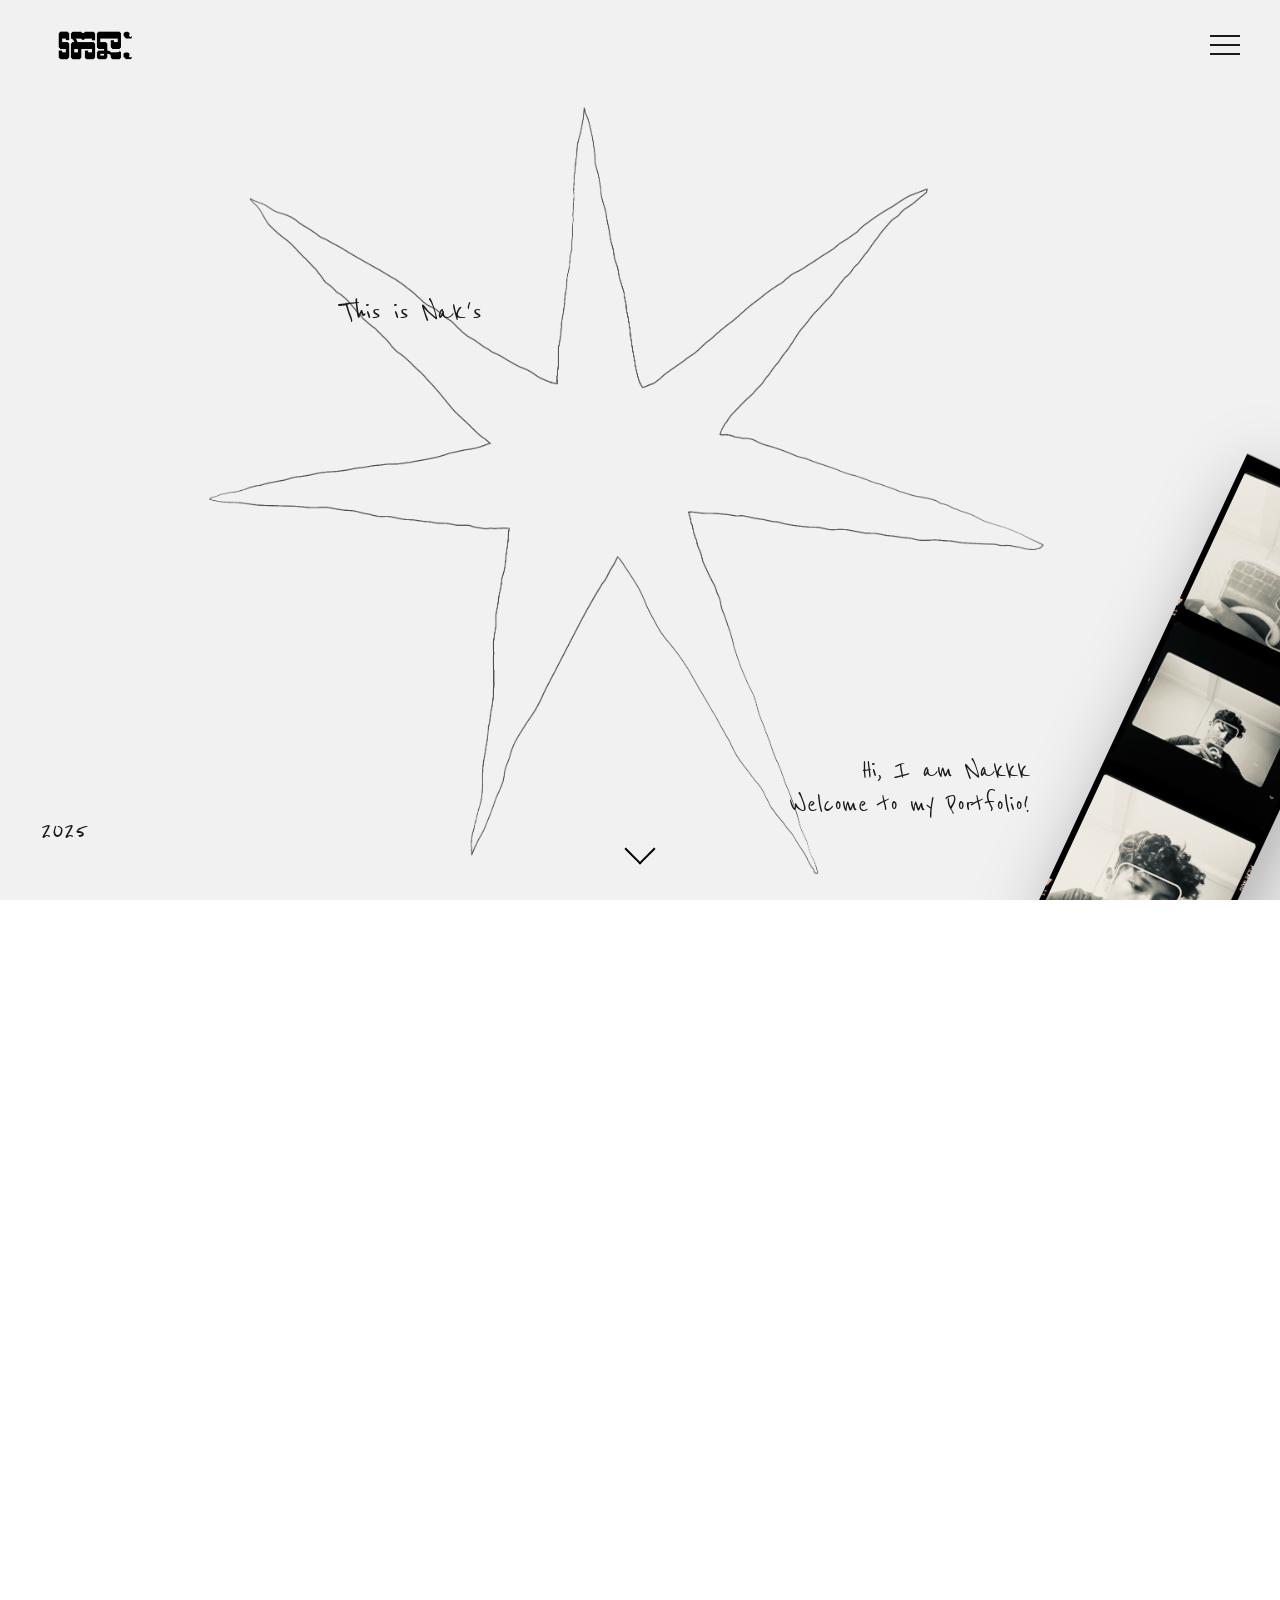
<file: gabriel - Copy - Copy/index.html>
<!DOCTYPE html>
<html lang="en">
<head>
    <meta charset="UTF-8">
    <meta name="viewport" content="width=device-width, initial-scale=1.0">
    <title>Nak's Portfolio</title>
    <link rel="icon" type="image/jpeg" href="photo_2026-05-25_22-16-41.jpg">

<script>
    const favicon = document.getElementById('favicon');
    const darkModeMediaQuery = window.matchMedia('(prefers-color-scheme: dark)');

    function handleColorSchemeChange(e) {
        if (e.matches) {
            favicon.href = 'image/IMG_7986.PNG'; // Use white icon in dark mode
        } else {
            favicon.href = 'image/IMG_7985.PNG'; // Use black icon in light mode
        }
    }

    // Run on page load
    handleColorSchemeChange(darkModeMediaQuery);

    // Watch for theme changes while the page is open
    darkModeMediaQuery.addEventListener('change', handleColorSchemeChange);
</script>
    <link rel="stylesheet" href="style.css">
    <link href="https://fonts.googleapis.com/css2?family=Reenie+Beanie&display=swap" rel="stylesheet">
</head>
<body class="work-bg">
<header id="site-header" class="site-header">
    <div class="logo-left">
        <img src="logo/IMG_9260.PNG" alt="Logo">
    </div>

    <nav class="menu-container">
        <input type="checkbox" id="menu-toggle">
        <label for="menu-toggle" class="hamburger">
            <span class="line"></span>
            <span class="line"></span>
            <span class="line"></span>
        </label>
        <div class="menu-overlay">
            <div class="blur-backdrop"></div> 
            <ul class="menu-links">
                <li><a href="work.html">Selected Works</a></li>
                <li><a href="aboutme.html">About Me</a></li>
                <li><a href="milestones.html">Milestones</a></li>
                <li><a href="mailto:bosambathrattanak@gmail.com">Contact</a></li>
            </ul>
        </div>
    </nav>
</header>    
<main class="canvas">
        <img src="image/IMG_7938.PNG" class="star-bg" alt="Star Background">

        <div class="header-group">
            <p class="handwriting intro">Hi, I am Nakkk<br>Welcome to my Portfolio!</p>
<div class="stamp">
    <img src="image/IMG_7949.PNG" alt="Photobooth Strip">
</div>
        </div>

        <div class="branding">
            <div class="portfolio-container">
                <img src="image/IMG_7929.PNG" class="p-variant v1">
                <img src="image/IMG_7930.PNG" class="p-variant v2">
                <img src="image/IMG_7931.PNG" class="p-variant v3">
                <img src="image/IMG_7932.PNG" class="p-variant v4">
                <img src="image/IMG_7928.PNG" class="p-variant v-main">
            </div>
            <p class="handwriting subtitle">This is Nak's</p>
        </div>

        <div class="footer-info">
            <p class="handwriting">2025</p>
        </div>
        <div class="scroll-hint">
        <span class="arrowhead"></span>
    </div>
    </main>

<section class="polaroid-container" style="background-color: #ffffff; padding: 60px 0; overflow: visible;">
    <div class="gallery-header" style="text-align: center; margin-bottom: 40px;">
        <h2 class="handwriting" style="font-size: 3.5rem; color: #1a1a1a;">Selected Works</h2>
    </div>

    <div class="polaroid-section">
        
        <div class="polaroid-card card1">
            <img src="logo/photo_2026-05-24_22-44-55 (6).jpg" alt="Project 1">
            <p>01. First f logo</p>
        </div>

        <div class="polaroid-card card2">
            <img src="logo/photo_2026-05-24_22-44-56 (2).jpg" alt="Project 2">
            <p>02. Second alt f logo</p>
        </div>

        <div class="polaroid-card card3">
            <img src="logo/IMG_5084.JPG" alt="Project 3">
            <p>03. club logo</p>
        </div>

        <div class="polaroid-card card1">
            <img src="image/photo_2026-05-24_22-35-10.jpg" alt="Project 4">
            <p>04. Edit my own self</p>
        </div>

    </div>
</section>

<footer class="rhode-footer">
    <div class="rf-top">

        <div class="rf-right">
            <div class="rf-col">
                <h4>NAVIGATE</h4>
                <a href="index.html">Home</a>
                <a href="work.html">Works</a>
                <a href="aboutme.html">About Me</a>
                <a href="milestones.html">Milestones</a>
            </div>
            
            <div class="rf-col">
                <h4>SOCIAL</h4>
                <a href="https://www.instagram.com/ratnnak?igsh=cmZlNnhpODU5MjZ2&utm_source=qr" target="_blank">Instagram</a>
                <a href="https://www.facebook.com/share/14Sbouc1Qez/?mibextid=wwXIfr" target="_blank">Facebook</a>
                <a href="https://www.linkedin.com/in/bo-sambath-rattanak-212337368" target="_blank">LinkedIn</a>
                <a href="https://music.apple.com/profile/bosambathrattanak" target="_blank">Apple Music</a>
            </div>
            
            <div class="rf-col">
                <h4>SUPPORT</h4>
                <p>Based in Phnom Penh,<br>Cambodia.</p>
                <p>Grade 12F (NGS)</p>
                <a href="mailto:bosambathrattanak@gmail.com" style="margin-top: 15px; display: block;">Drop me a note anytime.</a>
                <p class="rf-copyright">© Nak 2026</p>
            </div>
        </div>

    </div>
</footer>
<script src="script.js"></script>

</body>
</html>
</file>
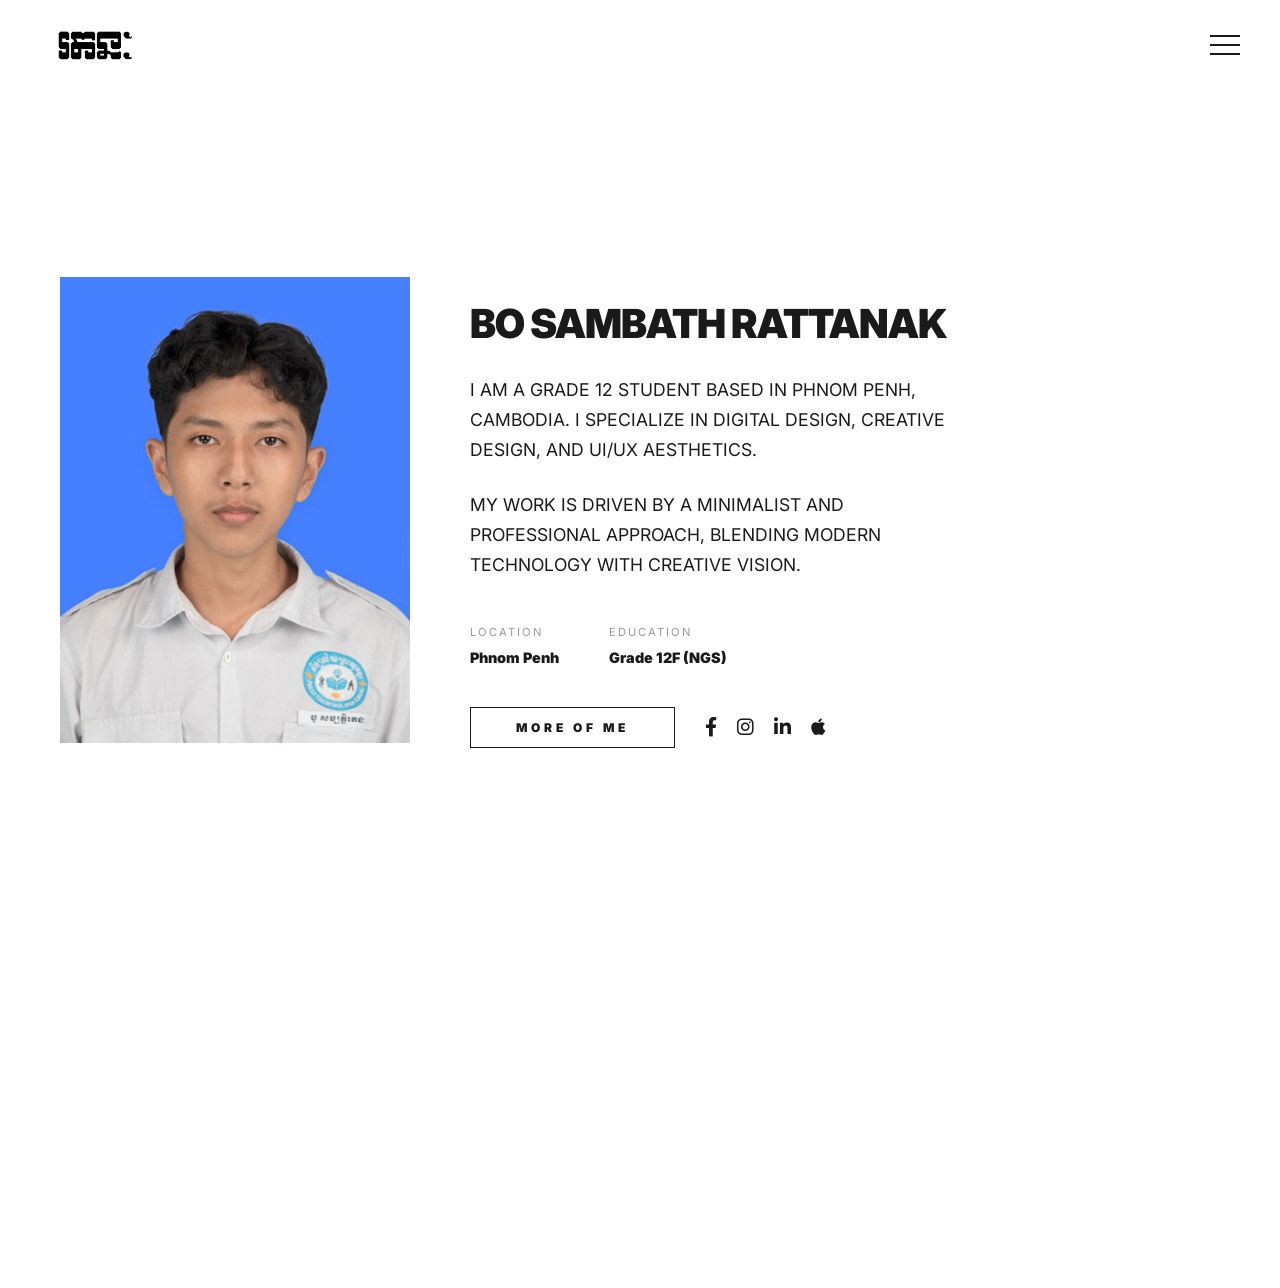
<file: gabriel - Copy - Copy/aboutme.html>
<!DOCTYPE html>
<html lang="en">
<head>
    <meta charset="UTF-8">
    <meta name="viewport" content="width=device-width, initial-scale=1.0">
    <title>Get To Know Me | Nak</title>
    <link rel="stylesheet" href="https://cdnjs.cloudflare.com/ajax/libs/font-awesome/6.0.0/css/all.min.css">
    <link rel="stylesheet" href="style.css">
    <link href="https://fonts.googleapis.com/css2?family=Inter:wght@400;900&display=swap" rel="stylesheet">
</head>
<body class="work-bg">
<header id="site-header" class="site-header">
<div class="logo-center">
    <img src="logo/IMG_9260.PNG" alt="Logo">
</div>

<nav class="menu-container">
    <input type="checkbox" id="menu-toggle">
    <label for="menu-toggle" class="hamburger">
        <span class="line"></span>
        <span class="line"></span>
        <span class="line"></span>
    </label>
    <div class="menu-overlay">
        <div class="blur-backdrop"></div> 
        <ul class="menu-links">
            <li><a href="index.html">Home</a></li>
            <li><a href="work.html">Selected Works</a></li>
            <li><a href="milestones.html">Milestones</a></li>
            <li><a href="mailto:bosambathrattanak@gmail.com">Contact</a></li>
        </ul>
    </div>
</nav>
</header>

<main class="about-section">
    <div class="about-container">
        <div class="about-image">
            <img src="image/IMG_9109.JPG" alt="Nak">
        </div>

        <div class="about-content">
            <h1 class="about-title">BO SAMBATH RATTANAK</h1>
            <div class="about-text-block">
                <p>I am a Grade 12 student based in Phnom Penh, Cambodia. I specialize in digital design, creative design, and UI/UX aesthetics.</p>
                <p>My work is driven by a minimalist and professional approach, blending modern technology with creative vision.</p>
            </div>
            
            <div class="info-footer">
                <div class="info-item">
                    <span class="label">LOCATION</span>
                    <span class="value">Phnom Penh</span>
                </div>
                <div class="info-item">
                    <span class="label">EDUCATION</span>
                    <span class="value">Grade 12F (NGS)</span>
                </div>
            </div> <div class="action-group">
                <a href="interests.html" class="btn-view-more">MORE OF ME</a>
                <div class="social-links">
                    <a href="https://www.facebook.com/share/14Sbouc1Qez/?mibextid=wwXIfr" target="_blank"><i class="fab fa-facebook-f"></i></a>
                    <a href="https://www.instagram.com/ratnnak?igsh=cmZlNnhpODU5MjZ2&utm_source=qr" target="_blank"><i class="fab fa-instagram"></i></a>
                    <a href="https://www.linkedin.com/in/bo-sambath-rattanak-212337368?utm_source=share&utm_campaign=share_via&utm_content=profile&utm_medium=ios_app" target="_blank"><i class="fab fa-linkedin-in"></i></a>
                    <a href="https://music.apple.com/profile/bosambathrattanak" target="_blank"><i class="fab fa-apple"></i></a>
                </div>
            </div>
        </div>
    </div>
</main>
</body>
<footer class="rhode-footer">
    <div class="rf-top">

        <div class="rf-right">
            <div class="rf-col">
                <h4>NAVIGATE</h4>
                <a href="index.html">Home</a>
                <a href="work.html">Works</a>
                <a href="aboutme.html">About Me</a>
                <a href="milestones.html">Milestones</a>
            </div>
            
            <div class="rf-col">
                <h4>SOCIAL</h4>
                <a href="https://www.instagram.com/ratnnak?igsh=cmZlNnhpODU5MjZ2&utm_source=qr" target="_blank">Instagram</a>
                <a href="https://www.facebook.com/share/14Sbouc1Qez/?mibextid=wwXIfr" target="_blank">Facebook</a>
                <a href="https://www.linkedin.com/in/bo-sambath-rattanak-212337368" target="_blank">LinkedIn</a>
                <a href="https://music.apple.com/profile/bosambathrattanak" target="_blank">Apple Music</a>
            </div>
            
            <div class="rf-col">
                <h4>SUPPORT</h4>
                <p>Based in Phnom Penh,<br>Cambodia.</p>
                <p>Grade 12F (NGS)</p>
                <a href="mailto:bosambathrattanak@gmail.com" style="margin-top: 15px; display: block;">Drop me a note anytime.</a>
                <p class="rf-copyright">© Nak 2026</p>
            </div>
        </div>

    </div>
</footer>
<script src="script.js"></script>
</html>
</file>
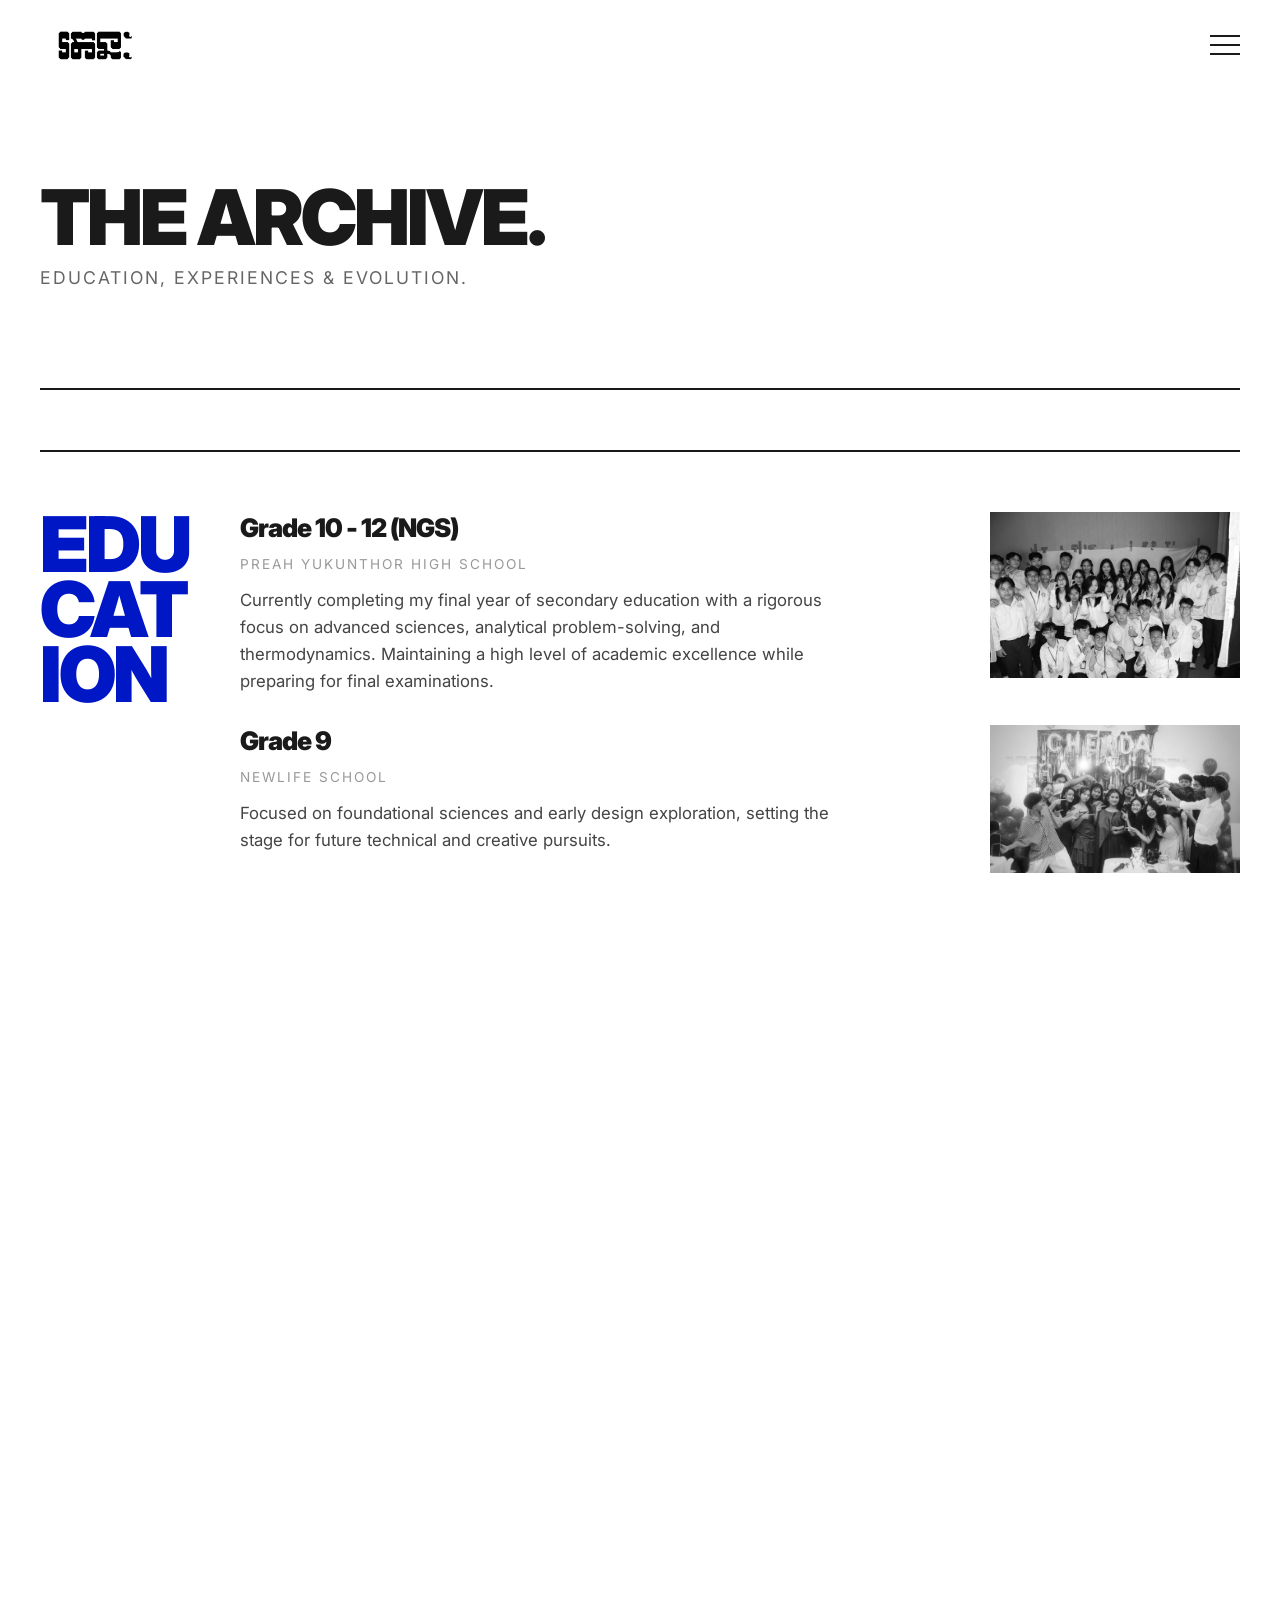
<file: gabriel - Copy - Copy/experience.html>
<!DOCTYPE html>
<html lang="en">
<head>
    <meta charset="UTF-8">
    <meta name="viewport" content="width=device-width, initial-scale=1.0">
    <title>Experience & Education | Nak</title>
    <link rel="stylesheet" href="style.css">
    <link href="https://fonts.googleapis.com/css2?family=Inter:wght@400;900&display=swap" rel="stylesheet">
</head>
<body class="work-bg">

<header id="site-header" class="site-header">
<div class="logo-center">
    <img src="logo/IMG_9260.PNG" alt="Logo">
</div>

<nav class="menu-container">
    <input type="checkbox" id="menu-toggle">
    <label for="menu-toggle" class="hamburger">
        <span class="line"></span>
        <span class="line"></span>
        <span class="line"></span>
    </label>
    <div class="menu-overlay">
        <div class="blur-backdrop"></div> 
        <ul class="menu-links">
            <li><a href="index.html">Home</a></li>
            <li><a href="work.html">Selected Works</a></li>
            <li><a href="aboutme.html">About Me</a></li>
            <li><a href="milestones.html">Milestones</a></li>
            <li><a href="mailto:bosambathrattanak@gmail.com">Contact</a></li>
        </ul>
    </div>
</nav>
</header>

<main class="experience-layout">
    <div class="exp-header">
        <h1>THE ARCHIVE.</h1>
        <p>Education, Experiences & Evolution.</p>
    </div>
    
    <div class="exp-timeline">
        
        <div class="exp-section">
<div class="exp-section">
            <div class="exp-label">EDU<br>CAT<br>ION</div>
<div class="exp-content">
            
            <div class="exp-item with-image">
                <div class="exp-text">
                    <h3>Grade 10 - 12 (NGS)</h3>
                    <p class="exp-date">Preah Yukunthor High School</p>
                    <p>Currently completing my final year of secondary education with a rigorous focus on advanced sciences, analytical problem-solving, and thermodynamics. Maintaining a high level of academic excellence while preparing for final examinations.</p>
                </div>
                <div class="exp-image">
                    <img src="image/photo_2026-03-09_13-21-38.jpg" alt="Grade 10-12" class="img-tall">
                </div>
            </div>

            <div class="exp-item with-image">
                <div class="exp-text">
                    <h3>Grade 9</h3>
                    <p class="exp-date">Newlife School</p>
                    <p>Focused on foundational sciences and early design exploration, setting the stage for future technical and creative pursuits.</p>
                </div>
                <div class="exp-image">
                    <img src="image/photo_2026-05-24_21-57-06.jpg" alt="Grade 9" class="img-strip">
                </div>
            </div>

            <div class="exp-item with-image">
                <div class="exp-text">
                    <h3>Grade 8</h3>
                    <p class="exp-date">KCE International School</p>
                    <p>Developed core analytical skills and participated in initial academic competitions that sparked a long-term interest in STEM.</p>
                </div>
                <div class="exp-image">
                    <img src="image/480302419_4061084424168818_7996741828335196495_n.jpg" alt="Grade 8" class="img-strip">
                </div>
            </div>

            <div class="exp-item with-image">
                <div class="exp-text">
                    <h3>Grade 5 - 7</h3>
                    <p class="exp-date">Beltei International School</p>
                    <p>Built a strong academic base with a heavy focus on competitive mathematics, establishing the logical mindset I use in my work today</p>
                </div>
                <div class="exp-image">
                    <img src="image/photo_2026-05-24_21-27-52.jpg" alt="Grade 5-7" class="img-strip">
                </div>
            </div>

            <div class="exp-item with-image">
                <div class="exp-text">
                    <h3>Grade 1 - 4</h3>
                    <p class="exp-date">Smart Kid International School</p>
                    <p>The beginning of my educational journey. Established a strong curiosity for learning and problem-solving.</p>
                </div>
                <div class="exp-image">
                    <img src="image/photo_2026-05-24_21-19-24.jpg" alt="Grade 1-4" class="img-strip">
                </div>
            </div>

                <div class="exp-text">
                    <h3>ACE GEP Programme and IELTS</h3>
                    <p class="exp-date">Australian Centre for Education</p>
                    <p>Completed the highest tier of the General English Program and IELTS, refining advanced communication mechanics, critical text analysis, and professional-grade research capabilities.</p>
                </div>

        </div>
        </div>
        </div>

        <div class="exp-section">
            <div class="exp-label">EX<br>PE<br>RI<br>EN<br>CE</div>
<div class="exp-content">
                
                <div class="exp-item">
                    <h3>Mechanical Volunteer</h3>
                    <p class="exp-date">OXFO Math Competition | 2025</p>
                    <p>Provided technical and mechanical support for event operations, ensuring a seamless and efficient environment for competitive mathematics.</p>
                </div>

                <div class="exp-item">
                    <h3>Math Club Project Builder</h3>
                    <p class="exp-date">Preah Yukunthor High School (NGS) | 2025</p>
                    <p>Collaborated to design and construct a scaled mini-model of the National Museum, integrating precision mathematical scaling with traditional cultural architecture.</p>
                </div>

                <div class="exp-item">
                    <h3>Media Club Member</h3>
                    <p class="exp-date">Preah Yukunthor High School (NGS) | 2025</p>
                    <p>Applied into disgner team, making many poster such as countdown poster for khmer new year 2025 and etc.</p>
                </div>

                <div class="exp-item">
                    <h3>Chemistry Club Member</h3>
                    <p class="exp-date">Preah Yukunthor High School (NGS) | 2025</p>
                    <p>Explored applied chemistry and thermodynamic principles through hands-on lab experiments, including the formulation and synthesis of sugar wax.</p>
                </div>

                <div class="exp-item">
                    <h3>Event Management Volunteer</h3>
                    <p class="exp-date">Shadow Design | 2024</p>
                    <p>Assisted in the operational management and coordination of the 'Shadow Design' event, bridging logistics with creative visual execution.</p>
                </div>

                <div class="exp-item">
                    <h3>Global Camp Participant</h3>
                    <p class="exp-date">IYF World Camp | 2024</p>
                    <p>Engaged in a global youth leadership and cultural exchange event hosted by a Korean organization, focusing on personal development and international networking.</p>
                </div>

                <div class="exp-item">
                    <h3>Math Club Project Builder</h3>
                    <p class="exp-date">Preah Yukunthor High School (NGS) | 2024</p>
                    <p>Applied 3D geometric principles to construct a highly detailed architectural mini-model of a modern Khmer traditional house.</p>
                </div>

                <div class="exp-item">
                    <h3>Khmer Traditional Game Organizer Team</h3>
                    <p class="exp-date">Preah Yukunthor High School (NGS) | 2024</p>
                    <p>Organized and guided students to play the games during the school's Khmer New Year celebration, Making it goes well.</p>
                </div>

                <div class="exp-item">
                    <h3>Robotics Club Member</h3>
                    <p class="exp-date">Preah Yukunthor High School (NGS) | 2024</p>
                    <p>Engineered and programmed a line-following robot, applying practical problem-solving in electronics, mechanics, and logic-based coding.</p>
                </div>

                <div class="exp-item">
                    <h3>Broadcasting Team Volunteer</h3>
                    <p class="exp-date">Newlife Church | 2023</p>
                    <p>Handled technical broadcasting duties, gaining hands-on experience with live media production, lighting tech, and audio-visual operations.</p>
                </div>

                <div class="exp-item">
                    <h3>Trainee</h3>
                    <p class="exp-date">Tech for Kids Academy | 2023</p>
                    <p>Participated in specialized technical training to build foundational skills in technology, digital innovation, and problem-solving.</p>
                </div>

                <div class="exp-item">
                    <h3>Youth Team Leader</h3>
                    <p class="exp-date">Newlife Fellowship | 2023</p>
                    <p>Mentored and led a youth team to victory in a competitive event, developing early leadership, strategic planning, and team-building skills.</p>
                </div>

                <div class="exp-item">
                    <h3>Cultural Exchange Representative</h3>
                    <p class="exp-date">Bashu Secondary School (China) & KCE | 2022</p>
                    <p>Represented the school in an international cultural exchange program, fostering cross-cultural communication and sharing local traditions.</p>
                </div>

                <div class="exp-item">
                    <h3>Event Emcee</h3>
                    <p class="exp-date">KCE International School | 2022</p>
                    <p>Hosted and guided the main program for the school's Khmer New Year celebration, ensuring smooth event flow and active audience engagement.</p>
                </div>
                
            </div>
        </div>

    </div>
</main>
<section class="cert-clean-white-section">
    <div class="cert-clean-header">
        <h2>My Credentials</h2>
        <span>ACHIEVEMENTS & CERTIFICATIONS</span>
    </div>

    <div class="cert-clean-frame">
        <img src="image/photo_2026-05-25_21-15-13.jpg" alt="Certificates Matrix Overview" class="cert-clean-img">
    </div>
</section>

<footer class="rhode-footer">
    <div class="rf-top">

        <div class="rf-right">
            <div class="rf-col">
                <h4>NAVIGATE</h4>
                <a href="index.html">Home</a>
                <a href="work.html">Works</a>
                <a href="aboutme.html">About Me</a>
                <a href="milestones.html">Milestones</a>
            </div>
            
            <div class="rf-col">
                <h4>SOCIAL</h4>
                <a href="https://www.instagram.com/ratnnak?igsh=cmZlNnhpODU5MjZ2&utm_source=qr" target="_blank">Instagram</a>
                <a href="https://www.facebook.com/share/14Sbouc1Qez/?mibextid=wwXIfr" target="_blank">Facebook</a>
                <a href="https://www.linkedin.com/in/bo-sambath-rattanak-212337368" target="_blank">LinkedIn</a>
                <a href="https://music.apple.com/profile/bosambathrattanak" target="_blank">Apple Music</a>
            </div>
            
            <div class="rf-col">
                <h4>SUPPORT</h4>
                <p>Based in Phnom Penh,<br>Cambodia.</p>
                <p>Grade 12F (NGS)</p>
                <a href="mailto:bosambathrattanak@gmail.com" style="margin-top: 15px; display: block;">Drop me a note anytime.</a>
                <p class="rf-copyright">© Nak 2026</p>
            </div>
        </div>

    </div>
</footer>

<script src="script.js"></script>
</body>
</html>
</file>
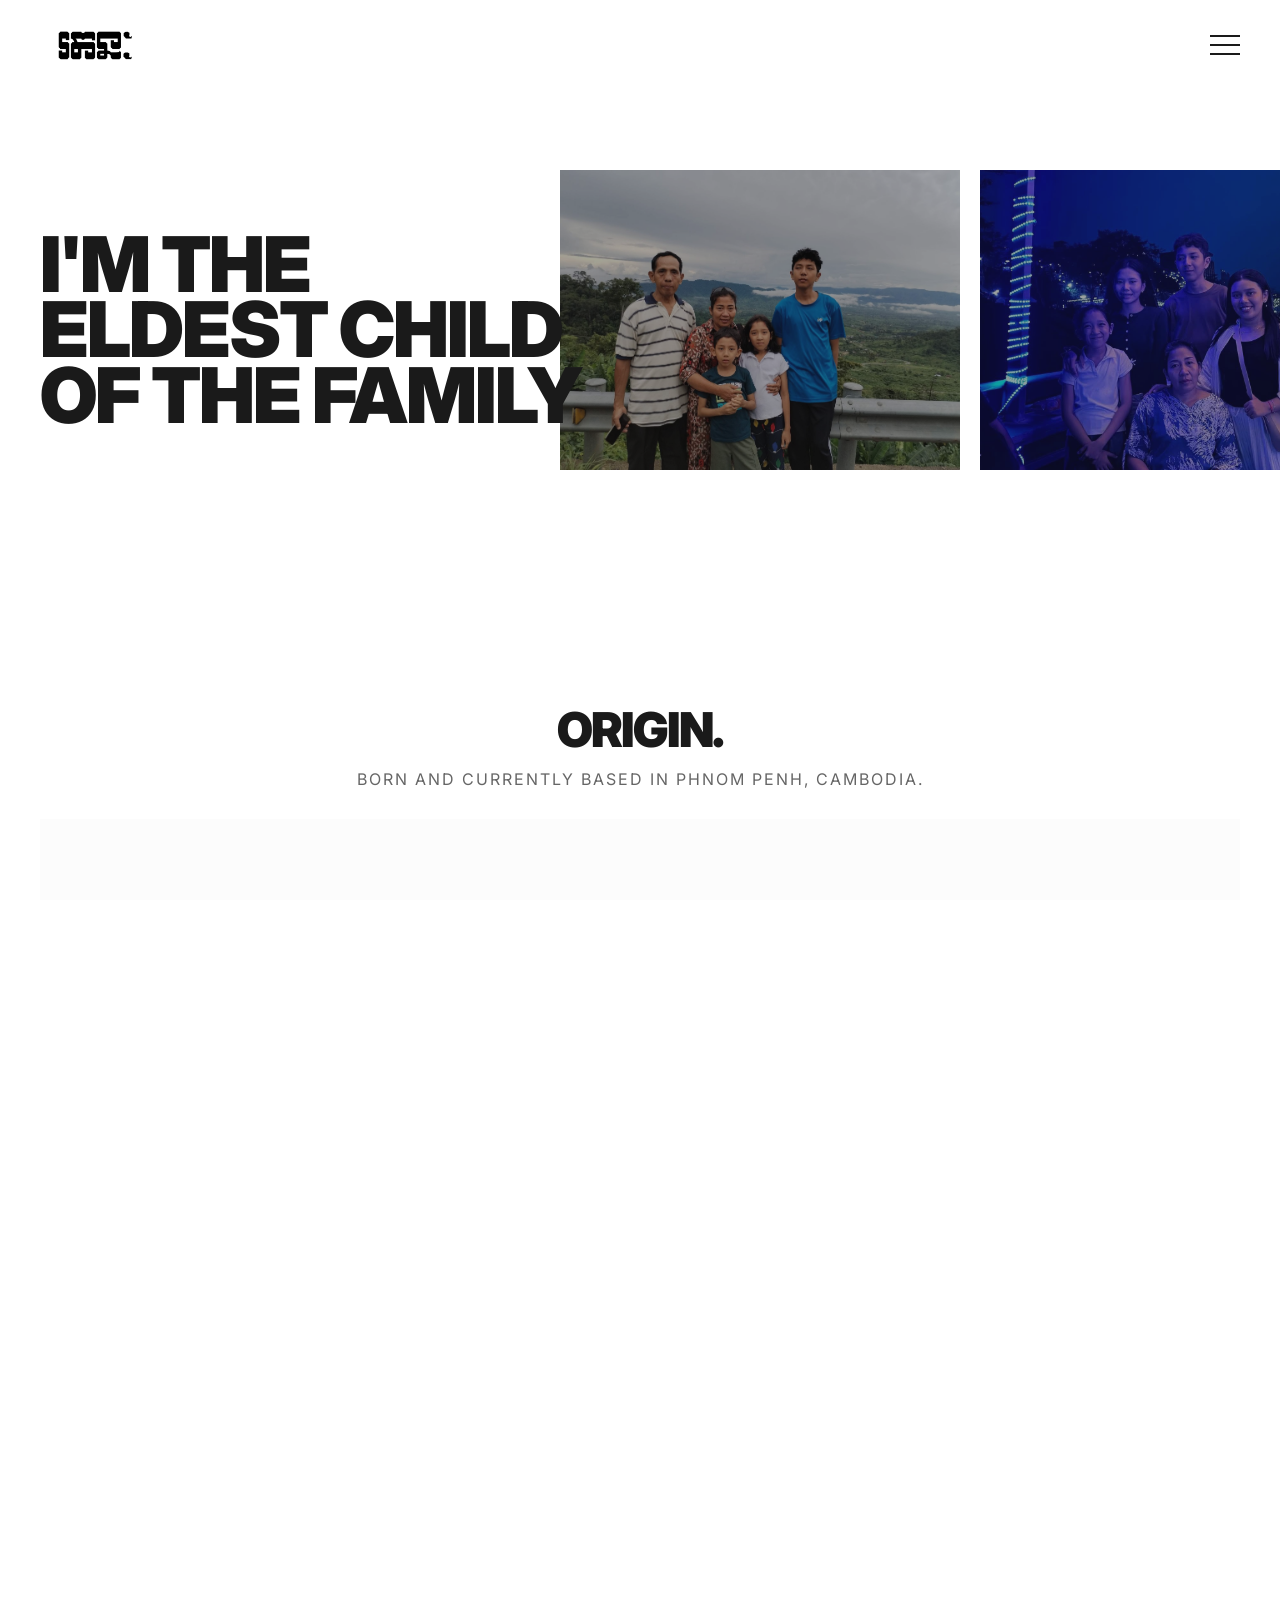
<file: gabriel - Copy - Copy/interests.html>
<!DOCTYPE html>
<html lang="en">
<head>
    <meta charset="UTF-8">
    <meta name="viewport" content="width=device-width, initial-scale=1.0">
    <title>My Interests | Nak</title>
    <link rel="stylesheet" href="style.css">
    <link href="https://fonts.googleapis.com/css2?family=Inter:wght@400;900&display=swap" rel="stylesheet">
</head>
<body class="work-bg">

<header id="site-header" class="site-header">
<div class="logo-center">
    <img src="logo/IMG_9260.PNG" alt="Logo">
</div>

<nav class="menu-container">
    <input type="checkbox" id="menu-toggle">
    <label for="menu-toggle" class="hamburger">
        <span class="line"></span>
        <span class="line"></span>
        <span class="line"></span>
    </label>
    <div class="menu-overlay">
        <div class="blur-backdrop"></div> 
        <ul class="menu-links">
            <li><a href="index.html">Home</a></li>
            <li><a href="work.html">Selected Works</a></li>
            <li><a href="milestones.html">Milestones</a></li>
            <li><a href="mailto:bosambathrattanak@gmail.com">Contact</a></li>
        </ul>
    </div>
</nav>
</header>

<main class="interests-layout">
<section class="dynamic-gallery-section">
    <div class="dg-wrapper" id="dg-wrapper">
        
        <div class="dg-text" id="dg-text">
            <h2>I'M THE<br>ELDEST CHILD<br>OF THE FAMILY</h2>
        </div>
        
        <div class="dg-scroll-container" id="dg-scroll">
            
            <div class="dg-spacer"></div>
            
            <div class="dg-item">
                <img src="image/photo_2026-05-24_19-03-38.jpg" alt="Family 1">
            </div>
            
            <div class="dg-item">
                <img src="image/photo_2026-05-24_19-03-29.jpg" alt="Family 2"> 
            </div>
            
            <div class="dg-item">
                <img src="image/photo_2026-05-24_19-03-42.jpg" alt="Family 3">
            </div>
            
        </div>
    </div>
</section>


<section class="origin-section">
    <div class="origin-header">
        <h2>ORIGIN.</h2>
        <p>Born and currently based in Phnom Penh, Cambodia.</p>
    </div>
    
    <div class="map-container">
<iframe 
    src="https://maps.google.com/maps?q=Phnom%20Penh,%20Cambodia&t=&z=12&ie=UTF8&iwloc=&output=embed" 
    style="border:0; width: 100%; height: 100%;" 
    allowfullscreen="" 
    loading="lazy" 
    referrerpolicy="no-referrer-when-downgrade">
</iframe>
    </div>
</section>

<section class="music-section">
    <div class="music-header">
        <h2>MUSIC IS LIFE.</h2>
        <p>These are the music I listen to everyday.</p>
    </div>
    
    <div class="music-grid">
        <a href="https://open.spotify.com/album/3euz4vS7ezKGnNSwgyvKcd?si=WLJ_MHbDTgCdhhQUu7F5PQ" target="_blank" class="music-item">
            <img src="music/IMG_9209.JPG" alt="Ariana Grande - Positions">
        </a>
        
        <a href="https://open.spotify.com/album/4czdORdCWP9umpbhFXK2fW?si=m6fEdAswRhai1ETG0CEOnQ" target="_blank" class="music-item">
            <img src="music/IMG_9211.JPG" alt="Drake - For All The Dogs">
        </a>
        
        <a href="https://open.spotify.com/album/0Ydm84ftyiWRGOIFkdl30L?si=8yyNlYzSR_CwhEoPQMgp5Q" target="_blank" class="music-item">
            <img src="music/IMG_9210.JPG" alt="Laufey - Everything I Know About Love">
        </a>
        
        <a href="https://open.spotify.com/album/2ANVost0y2y52ema1E9xAZ?si=sXVIqtyVTJWVsY3d8KhoLQ" target="_blank" class="music-item">
            <img src="music/IMG_9212.JPG" alt="Michael Jackson - Thriller">
        </a>
        
        <a href="https://open.spotify.com/album/3uSWaQxJAdm5MWKQkQJNoK?si=VURZP2eMSe2ks7_GmIdhzw" target="_blank" class="music-item">
            <img src="music/IMG_9215.JPG" alt="Sade - The Best of Sade">
        </a>
        
        <a href="https://open.spotify.com/album/07w0rG5TETcyihsEIZR3qG?si=9A1W3t6ATqelgjMq4E_u8w" target="_blank" class="music-item">
            <img src="music/IMG_9216.JPG" alt="SZA - SOS">
        </a>
        
        <a href="https://open.spotify.com/album/5DfKDonIvNlxlzA4ORIOFm?si=gSTsFKabSLivChG5D5Sq3w" target="_blank" class="music-item">
            <img src="music/IMG_9213.JPG" alt="Keshi - Requiem">
        </a>

        <a href="https://open.spotify.com/album/3mH6qwIy9crq0I9YQbOuDf?si=7u-QHHhwTAu2SXFfNl_OcA" target="_blank" class="music-item">
            <img src="music/IMG_9217.JPG" alt="Frank Ocean - Blonde">
        </a>
    </div>
</section>

</main>

<footer class="rhode-footer">
    <div class="rf-top">

        <div class="rf-right">
            <div class="rf-col">
                <h4>NAVIGATE</h4>
                <a href="index.html">Home</a>
                <a href="work.html">Works</a>
                <a href="aboutme.html">About Me</a>
                <a href="milestones.html">Milestones</a>
            </div>
            
            <div class="rf-col">
                <h4>SOCIAL</h4>
                <a href="https://www.instagram.com/ratnnak?igsh=cmZlNnhpODU5MjZ2&utm_source=qr" target="_blank">Instagram</a>
                <a href="https://www.facebook.com/share/14Sbouc1Qez/?mibextid=wwXIfr" target="_blank">Facebook</a>
                <a href="https://www.linkedin.com/in/bo-sambath-rattanak-212337368" target="_blank">LinkedIn</a>
                <a href="https://music.apple.com/profile/bosambathrattanak" target="_blank">Apple Music</a>
            </div>
            
            <div class="rf-col">
                <h4>SUPPORT</h4>
                <p>Based in Phnom Penh,<br>Cambodia.</p>
                <p>Grade 12F (NGS)</p>
                <a href="mailto:bosambathrattanak@gmail.com" style="margin-top: 15px; display: block;">Drop me a note anytime.</a>
                <p class="rf-copyright">© Nak 2026</p>
            </div>
        </div>

    </div>
</footer>
<script src="script.js"></script>
</body>
</html>
</file>
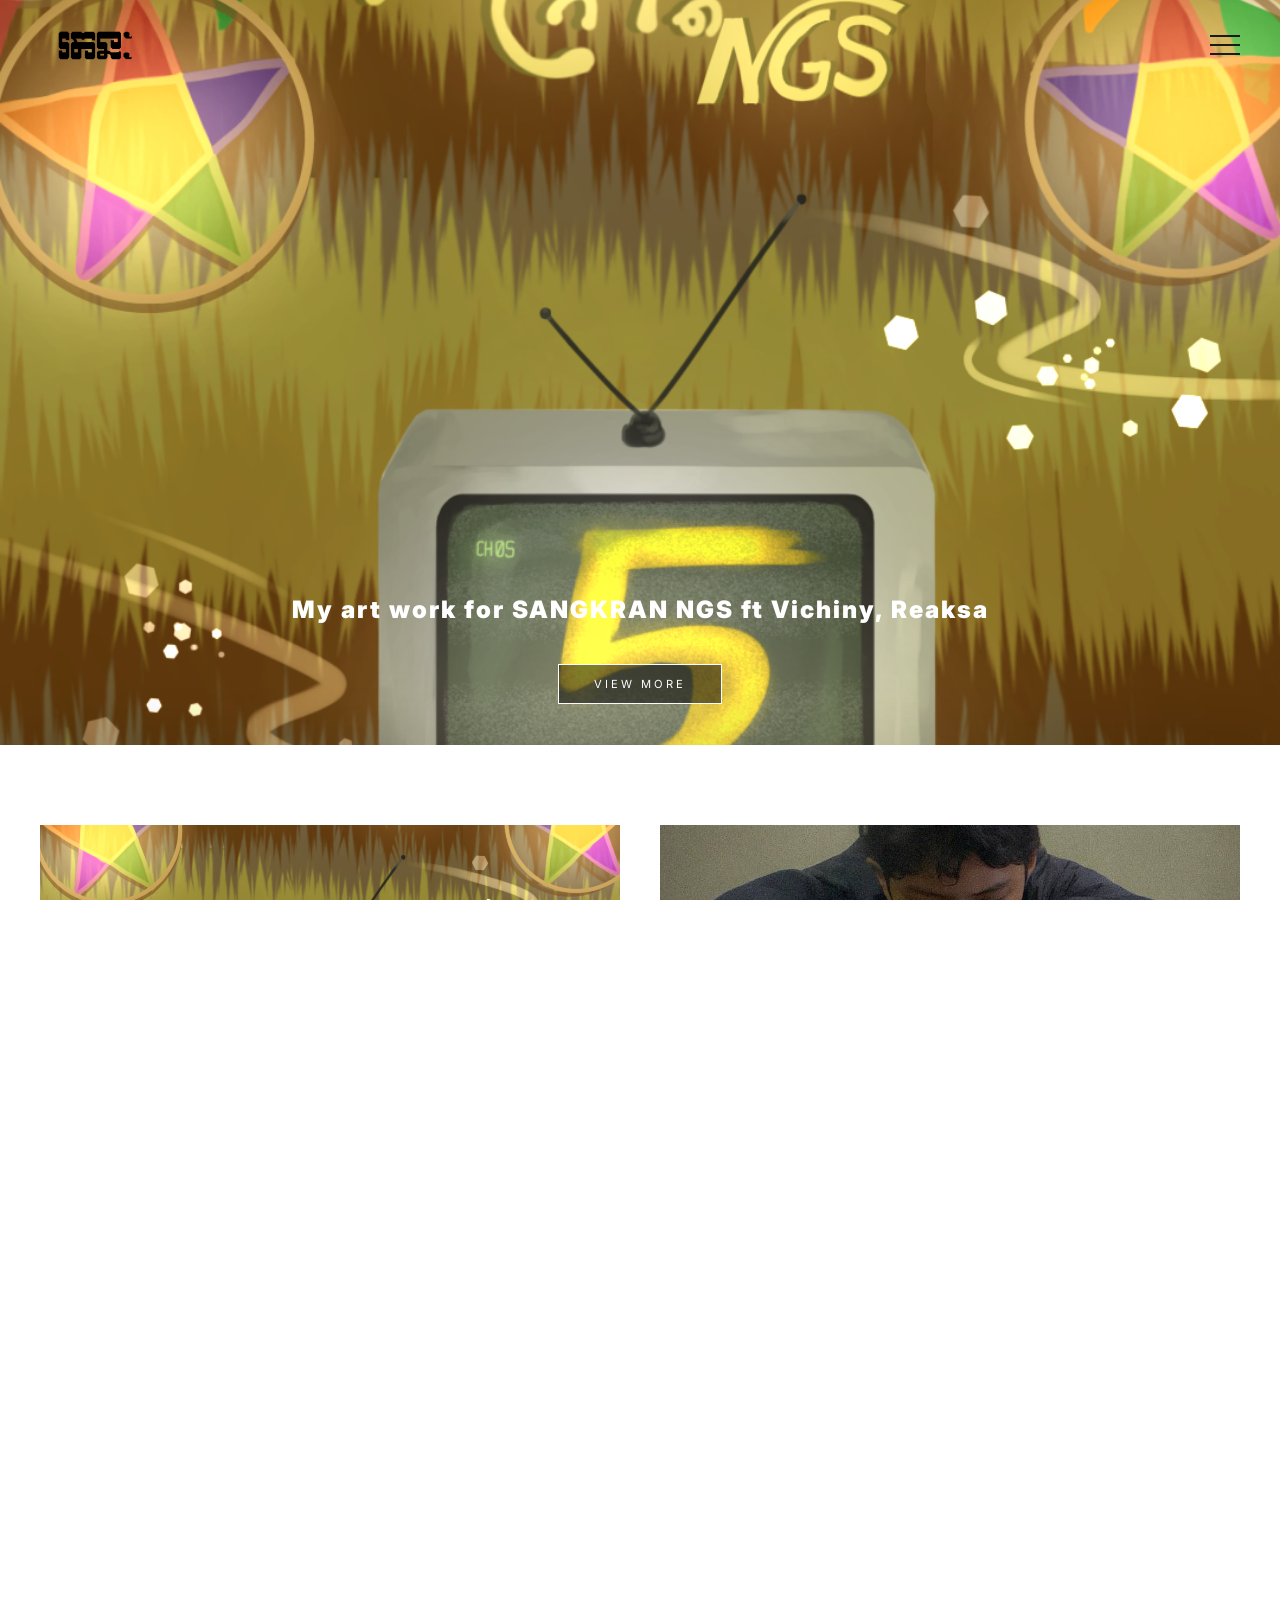
<file: gabriel - Copy - Copy/work.html>
<html lang="en">
<head>
    <meta charset="UTF-8">
    <meta name="viewport" content="width=device-width, initial-scale=1.0">
    <title>Nak Portfolio | Works</title>
    <link rel="stylesheet" href="style.css">
    <link href="https://fonts.googleapis.com/css2?family=Inter:wght@400;900&display=swap" rel="stylesheet">
</head>
<body class="work-bg">

<header id="site-header" class="site-header">
<div class="logo-center">
    <img src="logo/IMG_9260.PNG" alt="Logo">
</div>

<nav class="menu-container">
    <input type="checkbox" id="menu-toggle">
    <label for="menu-toggle" class="hamburger">
        <span class="line"></span>
        <span class="line"></span>
        <span class="line"></span>
    </label>
    <div class="menu-overlay">
        <div class="blur-backdrop"></div> 
        <ul class="menu-links">
            <li><a href="index.html">Home</a></li>
            <li><a href="aboutme.html">About Me</a></li>
            <li><a href="milestones.html">Milestones</a></li>
            <li><a href="mailto:bosambathrattanak@gmail.com">Contact</a></li>
        </ul>
    </div>
</nav>
</header>

    <main class="work-layout">
    <section class="main-feature">
        <img src="image/IMG_7988.PNG" alt="Feature">
        <div class="feature-text">
            <h1>My art work for SANGKRAN NGS ft Vichiny, Reaksa</h1>
            <a href="details.html?project=SANGKRAN" class="btn-more">VIEW MORE</a>
        </div>
    </section>


<section class="work-grid-clean">
    <div class="work-item-new">
        <a href="details.html?project=SANGKRAN" class="work-link">
            <div class="img-box"><img src="image/IMG_7988.PNG"></div>
            <h3>My art work for SANGKRAN NGS ft Vichiny, Reaksa</h3>
            <span class="work-date">2025</span>
        </a>
    </div>

    <div class="work-item-new">
        <a href="details.html?project=Edits" class="work-link">
            <div class="img-box"><img src="image/photo_2026-05-24_22-35-10.jpg"></div>
            <h3>Photoshoots & Edits for family business</h3>
            <span class="work-date">2025</span>
        </a>
    </div>

<div class="work-item-new">
        <a href="details.html?project=Logos" class="work-link">
            <div class="img-box"><img src="logo/photo_2026-05-24_22-53-52.jpg"></div>
            <h3>Logos making</h3>
            <span class="work-date">2025-2026</span>
        </a>
    </div>

    <div class="work-item-new">
        <a href="details.html?project=furst" class="work-link">
            <div class="img-box"><img src="logo/Copy_of_Copy_of_Copy_of_Copy_of_Copy_of_McLaren_M23_20240627_214324.png"></div>
            <h3>Fur'st project</h3>
            <span class="work-date">2024</span>
        </a>
    </div>

    <div class="work-item-new">
        <a href="details.html?project=web" class="work-link">
            <div class="img-box"><img src="image/Screenshot 2026-05-25 174049.png"></div>
            <h3>Website from grade 10 and 11</h3>
            <span class="work-date">2024-2025</span>
        </a>
    </div>
</section>
    </main>

</body>
<footer class="rhode-footer">
    <div class="rf-top">

        <div class="rf-right">
            <div class="rf-col">
                <h4>NAVIGATE</h4>
                <a href="index.html">Home</a>
                <a href="work.html">Works</a>
                <a href="aboutme.html">About Me</a>
                <a href="milestones.html">Milestones</a>
            </div>
            
            <div class="rf-col">
                <h4>SOCIAL</h4>
                <a href="https://www.instagram.com/ratnnak?igsh=cmZlNnhpODU5MjZ2&utm_source=qr" target="_blank">Instagram</a>
                <a href="https://www.facebook.com/share/14Sbouc1Qez/?mibextid=wwXIfr" target="_blank">Facebook</a>
                <a href="https://www.linkedin.com/in/bo-sambath-rattanak-212337368" target="_blank">LinkedIn</a>
                <a href="https://music.apple.com/profile/bosambathrattanak" target="_blank">Apple Music</a>
            </div>
            
            <div class="rf-col">
                <h4>SUPPORT</h4>
                <p>Based in Phnom Penh,<br>Cambodia.</p>
                <p>Grade 12F (NGS)</p>
                <a href="mailto:bosambathrattanak@gmail.com" style="margin-top: 15px; display: block;">Drop me a note anytime.</a>
                <p class="rf-copyright">© Nak 2026</p>
            </div>
        </div>

    </div>
</footer>
<script src="script.js"></script>
</html>
</file>
<file: gabriel - Copy - Copy/style.css>
/* ==========================================================================
   1. VARIABLES & GLOBAL SETTINGS
   ========================================================================== */
:root {
    --paper: #f1f1f1;
    --ink: #1a1a1a;
    --total-time: 7.5s; 
}

html, body {
    height: 100%;
    margin: 0;
    padding: 0;
    background-color: #ffffff; 
    font-family: 'Inter', sans-serif;
    overflow-x: hidden;
    -ms-overflow-style: none;  /* IE and Edge */
    scrollbar-width: none;  /* Firefox */
}

/* Hides scrollbar for Chrome, Safari, and Opera */
html::-webkit-scrollbar,
body::-webkit-scrollbar {
    display: none !important;
    width: 0 !important;
    height: 0 !important;
}

img {
    -webkit-user-drag: none;
    user-select: none;
    -moz-user-select: none;
    -webkit-user-select: none;
    -ms-user-select: none;
    pointer-events: none;
    display: block;
}

a img {
    pointer-events: none;
}

/* Home Page Scroll Snap Magnet Tracker */
html {
    scroll-snap-type: y mandatory !important;
    scroll-behavior: smooth !important;
}

/* ==========================================================================
   2. SITE HEADER, LOGO & NAVIGATION MENU
   ========================================================================== */
.site-header, 
header#site-header {
    position: fixed !important;
    top: 0 !important;
    left: 0 !important;
    width: 100% !important;
    height: 90px !important;
    margin: 0 !important;
    padding: 0 !important;
    background: transparent !important;
    z-index: 99999 !important;
    display: block !important;
    transition: transform 0.4s ease-in-out;
}

/* Slide up animation rule */
.site-header.nav-up {
    transform: translateY(-100%);
}

/* Absolute Coordinate Position Lock for Logo */
.logo-left, 
.logo-center, 
header div[class^="logo-"] {
    position: absolute !important;
    top: 25px !important;  
    left: 40px !important;
    margin: 0 !important;
    padding: 0 !important;
    width: auto !important;
    height: 40px !important;
    display: flex !important;
    align-items: center !important;
}

.logo-left img, 
.logo-center img, 
header div[class^="logo-"] img {
    height: 40px !important;
    width: auto !important;
    max-height: 40px !important;
    min-height: 40px !important;
    margin: 0 !important;
    padding: 0 !important;
    display: block !important;
    object-fit: contain !important;
}

/* Right-aligned Menu Container Position Lock */
.menu-container {
    position: absolute !important;
    top: 35px !important; 
    right: 40px !important;
    margin: 0 !important;
    padding: 0 !important;
    width: auto !important;
    height: auto !important;
    display: block !important;
    z-index: 2000;
}

#menu-toggle {
    display: none;
}

.hamburger {
    width: 30px; 
    height: 20px;
    display: flex !important;
    flex-direction: column !important;
    justify-content: space-between !important;
    cursor: pointer !important;
    position: relative !important;
    z-index: 3100;
}

.hamburger .line {
    display: block !important;
    width: 100% !important;
    height: 2px !important;
    background-color: var(--ink) !important;
    border-radius: 0;
    transition: transform 0.3s ease-in-out, opacity 0.2s ease;
}

.line:nth-child(2) {
    align-self: stretch;
}

/* Perfect X Hamburger Animation Trigger */
#menu-toggle:checked + .hamburger .line:nth-child(1) {
    transform: translateY(9px) rotate(45deg);
}

#menu-toggle:checked + .hamburger .line:nth-child(2) {
    opacity: 0;
}

#menu-toggle:checked + .hamburger .line:nth-child(3) {
    transform: translateY(-9px) rotate(-45deg);
}

/* Main Navigation Overlay Container */
.menu-overlay {
    position: fixed;
    top: 0;
    left: 0;
    width: 100vw;
    height: 100vh;
    display: flex;
    justify-content: center;
    align-items: center;
    z-index: 2050;
    visibility: hidden;
    pointer-events: none;
    transition: visibility 0.6s;
}

#menu-toggle:checked ~ .menu-overlay {
    visibility: visible;
    pointer-events: auto;
}

/* Blur Backdrop Overlay Layer */
.blur-backdrop {
    position: absolute;
    top: 0;
    left: 0;
    width: 100%;
    height: 100%;
    background-color: rgba(255, 255, 255, 0.281);
    backdrop-filter: blur(25px) saturate(120%);
    -webkit-backdrop-filter: blur(25px) saturate(120%);
    opacity: 0;
    transition: opacity 0.6s ease;
    z-index: -1;
}

#menu-toggle:checked ~ .menu-overlay .blur-backdrop {
    opacity: 1;
}

/* Navigation Menu Action Links (2px Minimal Thickness Style) */
.menu-links {
    list-style: none;
    text-align: center;
    padding: 0;
    font-family: 'Helvetica', 'Arial', sans-serif;
    opacity: 0;
    transform: translateY(-80px);
    transition: transform 0.6s cubic-bezier(0.23, 1, 0.32, 1), opacity 0.5s ease;
}

#menu-toggle:checked ~ .menu-overlay .menu-links {
    opacity: 1;
    transform: translateY(0);
}

.menu-links li {
    margin: 18px 0;
}

.menu-links a {
    text-decoration: none;
    color: var(--ink);
    font-size: 1.8rem;
    font-weight: 400;
    width: 280px;      
    display: block;    
    margin: 0 auto;    
    padding: 14px 0;   
    text-align: center;
    border: 2px solid var(--ink); 
    background-color: transparent;
    transition: all 0.3s cubic-bezier(0.4, 0, 0.2, 1);
}

.menu-links a:hover {
    color: #ffffff;
    background-color: var(--ink);
    transform: translateY(-3px); 
    box-shadow: 0 6px 15px rgba(0, 0, 0, 0.1);
}

/* ==========================================================================
   3. HERO AREA & BRANDING ENGINE
   ========================================================================== */
.canvas {
    position: relative;
    width: 100vw;
    height: 100vh;
    display: flex;
    justify-content: center;
    align-items: center;
    background-color: var(--paper);
    background-image: url("https://www.transparenttextures.com/patterns/felt.png");
    z-index: 1;
    overflow: hidden;
    scroll-snap-align: start !important;
    scroll-snap-stop: always !important;
}

.star-bg {
    position: absolute;
    top: 50%; 
    left: 50%;
    transform: translate(-50%, -50%);
    width: 100%;
    max-width: 900px;
    opacity: 0.8;
    mix-blend-mode: multiply;
    z-index: 1;
    animation: starToggle 2s steps(2) infinite;
}

@keyframes starToggle {
    0% { transform: translate(-50%, -50%) rotate(0deg) scale(1); }
    100% { transform: translate(-50%, -50%) rotate(15deg) scale(1.03); }
}

.branding {
    position: absolute;
    top: 25%; 
    left: 50%;
    transform: translate(-50%, -50%);
    z-index: 10;
    display: flex;
    flex-direction: column;
    align-items: flex-start;
}

.portfolio-container {
    position: relative;
    width: 600px;
    height: 180px; 
}

.p-variant {
    position: absolute;
    top: 0;
    left: 0;
    width: 100%;
    height: auto;
    opacity: 0;
    mix-blend-mode: multiply;
    animation: cycle var(--total-time) infinite;
}

.v1 { animation-name: frame1; }
.v2 { animation-name: frame2; }
.v3 { animation-name: frame3; }
.v4 { animation-name: frame4; }
.v-main { animation-name: frameMain; }

@keyframes frame1 { 0%, 6.6% { opacity: 1; } 6.7%, 100% { opacity: 0; } }
@keyframes frame2 { 0%, 6.6% { opacity: 0; } 6.7%, 13.3% { opacity: 1; } 13.4%, 100% { opacity: 0; } }
@keyframes frame3 { 0%, 13.3% { opacity: 0; } 13.4%, 20% { opacity: 1; } 20.1%, 100% { opacity: 0; } }
@keyframes frame4 { 0%, 20% { opacity: 0; } 20.1%, 26.6% { opacity: 1; } 26.7%, 100% { opacity: 0; } }
@keyframes frameMain { 0%, 26.6% { opacity: 0; } 26.7%, 100% { opacity: 1; } }

.subtitle { 
    margin-top: 25px; 
    margin-left: 0; 
    font-size: 2.5rem; 
    align-self: flex-start;
}

.handwriting {
    font-family: 'Reenie Beanie', cursive;
    color: var(--ink);
    font-size: 2rem;
}

/* Arrowhead Floating Hints */
.scroll-hint {
    position: absolute; 
    bottom: 40px;
    left: 50%;
    transform: translateX(-50%);
    display: flex;
    flex-direction: column;
    align-items: center;
    transition: opacity 0.1s linear; 
    z-index: 100;
    animation: bounce 2s infinite;
}

.arrowhead {
    display: block;
    width: 20px;
    height: 20px;
    border-right: 2px solid #000000;
    border-bottom: 2px solid #000000;
    transform: rotate(45deg);
}

@keyframes bounce {
    0%, 20%, 50%, 80%, 100% { transform: translateX(-50%) translateY(0); }
    40% { transform: translateX(-50%) translateY(-10px); }
    60% { transform: translateX(-50%) translateY(-5px); }
}

/* ==========================================================================
   4. SIGNATURE CORNER & INTRO DATA
   ========================================================================== */
.header-group {
    position: absolute;
    bottom: -20px; 
    right: -20px;  
    display: flex;
    flex-direction: row; 
    align-items: flex-end; 
    justify-content: flex-end;
    gap: 100px; 
    z-index: 25;
}

.intro {
    text-align: right;
    margin: 0 0 100px 0; 
    line-height: 1.1;
    font-size: 1.9rem;
    color: var(--ink);
    white-space: nowrap; 
    flex-shrink: 0;
}

.stamp {
    width: 180px; 
    height: 550px; 
    background: transparent;
    padding: 0;
    transform: rotate(25deg); 
    margin-bottom: -80px;
    margin-right: -10px;
    filter: drop-shadow(15px 15px 35px rgba(0,0,0,0.3));
    -webkit-mask-image: none !important;
    mask-image: none !important;
    flex-shrink: 0;
}

.stamp img {
    width: 100%;
    height: 100%;
    object-fit: cover;
    display: block;
}

.footer-info {
    position: absolute; 
    bottom: 20px;       
    left: 40px;         
    z-index: 15;        
    margin: 0;          
}

/* ==========================================================================
   5. WORK GALLERY & CLEAN POLAROIDS INDEX
   ========================================================================== */
.work-gallery,
.polaroid-container,
.work-gallery-section {
    min-height: 100vh;
    padding: 100px 5%; 
    background-color: #ffffff;
    position: relative;
    z-index: 20;
    scroll-snap-align: start !important;
    scroll-snap-stop: always !important;
    overflow-x: hidden; 
}

.grid {
    display: grid;
    grid-template-columns: repeat(auto-fit, minmax(250px, 1fr));
    gap: 60px; 
    max-width: 1100px;
    margin: 0 auto;
}

.item {
    width: 100%;
    display: flex;
    justify-content: center;
}

.polaroid {
    background: white;
    padding: 12px 12px 35px 12px;
    box-shadow: 0 8px 25px rgba(0,0,0,0.06);
    transition: transform 0.4s ease;
    border: 1px solid #eee;
    width: 100%;
    max-width: 320px; 
}

.polaroid img {
    width: 100%;
    height: auto;
    display: block;
}

.item:nth-child(odd) .polaroid { transform: rotate(-1.5deg); }
.item:nth-child(even) .polaroid { transform: rotate(1.5deg); }
@media (min-width: 768px) {
    .item:nth-child(even) .polaroid { margin-top: 40px; }
}

.polaroid:hover {
    transform: rotate(0deg) scale(1.03) !important;
    z-index: 10;
}

/* Clean Flatt-Stacked Polaroid Section Overrides */
.polaroid-container {
    width: 100%;
    height: auto !important; 
    min-height: auto !important;
    padding: 120px 0 !important; 
    overflow: hidden !important; 
    box-sizing: border-box;
}

.polaroid-section {
    position: relative !important; 
    top: auto !important;
    left: auto !important;
    width: 100%;
    max-width: 1200px;
    margin: 0 auto;
    display: flex !important;
    flex-direction: row !important;
    flex-wrap: wrap !important; 
    justify-content: center !important;
    align-items: center !important;
    gap: 40px !important;
}

.polaroid-card, .card1, .card2, .card3 {
    position: relative !important;
    top: auto !important;
    left: auto !important;
    right: auto !important;
    bottom: auto !important;
    margin: 0 !important;
}

.polaroid-card {
    background-color: #ffffff !important;
    padding: 16px 16px 36px 16px !important;
    box-shadow: 0 20px 40px rgba(0, 0, 0, 0.6) !important;
    display: flex !important;
    flex-direction: column !important;
    width: 280px !important;  
    height: 360px !important; 
    box-sizing: border-box !important;
    transition: transform 0.3s ease !important;
}

.card1 { transform: rotate(-3deg) !important; }
.card2 { transform: rotate(2deg) translateY(-10px) !important; }
.card3 { transform: rotate(-1deg) !important; }

.polaroid-card:hover {
    transform: scale(1.05) rotate(0deg) !important;
    z-index: 10 !important;
}

.polaroid-card img {
    width: 100% !important;
    height: 82% !important; 
    object-fit: cover !important; 
    object-position: center !important;
}

.polaroid-card p {
    color: #000000 !important;
    font-family: 'Reenie Beanie', cursive, sans-serif !important;
    font-size: 22px !important;
    text-align: center !important;
    margin-top: auto !important; 
    margin-bottom: 0 !important;
}

/* ==========================================================================
   6. SELECTED WORKS GRID ENGINE
   ========================================================================== */
.work-bg {
    background: #fff !important;
}

.work-layout {
    padding-top: 0 !important;
}

.main-feature {
    width: 100%;
    height: 85vh;
    background: #000;
    position: relative;
    margin-bottom: 80px;
    z-index: 1; 
    overflow: hidden;
}

.main-feature img {
    width: 100%;
    height: 140vh; 
    object-fit: cover; 
    object-position: 50% 100%; 
    z-index: -1;
    display: block;
}

.feature-text {
    position: absolute;
    bottom: 8%;
    width: 100%;
    text-align: center;
    color: #fff;
}

.feature-text h1 {
    font-size: 1.5rem;
    font-weight: 900;
    letter-spacing: 2px;
}

.btn-more {
    display: inline-block;
    margin-top: 20px;
    padding: 12px 35px;
    border: 1px solid #fff;
    color: #fff;
    text-decoration: none;
    font-size: 0.7rem;
    letter-spacing: 3px;
    background: rgba(0,0,0,0.5);
}

/* Master Unified Work Layout Grid with Negative Margins Overlap Drop Shadow */
.work-grid-clean {
    display: grid;
    grid-template-columns: repeat(2, 1fr);
    gap: 60px 40px; 
    padding: 80px 40px;
    max-width: 1400px; 
    margin: 0 auto;
    position: relative; 
    z-index: 5;          
    margin-top: -100px;  
    background-color: #fff; 
    box-shadow: 0 -20px 50px rgba(0,0,0,0.1);
}

.work-item-new {
    display: block;
}

.work-item-new .img-box {
    width: 100%;       
    height: 300px;     
    overflow: hidden;
    background: #f0f0f0; 
    margin-bottom: 25px;
}

.work-item-new img {
    width: 100%;
    height: 100%;
    object-fit: cover; 
    display: block;
    transition: transform 0.6s ease;
}

.work-item-new:hover img {
    transform: scale(1.03);
}

.work-item-new h3 {
    font-size: 1.1rem;
    font-weight: 900;
    margin: 0 0 8px 0;
    line-height: 1.3;
}

.work-date {
    font-size: 0.75rem;
    color: #999;
    letter-spacing: 2px;
}

.work-link {
    text-decoration: none !important; 
    color: inherit !important;        
    display: block;                  
}

.work-link:hover {
    opacity: 0.8;
    transition: opacity 0.3s ease;
}

/* Detail view items animation elements */
@keyframes swipeUp {
    0% { opacity: 0; transform: translateY(60px); }
    100% { opacity: 1; transform: translateY(0); }
}

#project-title {
    font-size: 2.5rem;
    text-transform: uppercase;
    letter-spacing: 4px;
}

#project-img {
    width: 100%;
    max-width: 1100px; 
    height: auto;      
    display: block;
    margin: 0 auto;
    opacity: 0;
    animation: swipeUp 1.2s cubic-bezier(0.23, 1, 0.32, 1) forwards;
    animation-delay: 0.2s;
}

.detail-info-group {
    opacity: 0; 
    animation: swipeUp 1.2s cubic-bezier(0.23, 1, 0.32, 1) forwards;
    animation-delay: 0.5s; 
}

.detail-container {
    padding: 100px 20px; 
    width: 100%;
    box-sizing: border-box;
}

.extra-grid {
    padding: 25px 40px;
    background: transparent;
    margin-top: -150px;
}

.gallery-wrapper {
    display: grid;
    grid-template-columns: repeat(2, 1fr); 
    gap: 20px;
    max-width: 1200px;
    margin: 0 auto;
}

.gallery-item {
    width: 100%;
    height: auto;      
    background: none;  
}

.gallery-item img {
    width: 100%;
    height: auto;      
    display: block;
}

/* ==========================================================================
   7. ABOUT ME SECTION
   ========================================================================== */
.about-section {
    background-color: #ffffff; 
    min-height: 100vh;
    display: flex;
    justify-content: center;
    align-items: center;
    padding: 60px;
}

.about-container {
    display: flex;
    max-width: 1200px;
    width: fit-content; 
    margin: 0 auto;     
    align-items: center; 
    gap: 60px;
}

.about-image {
    flex: 0 0 350px; 
    background: #f1f1f1;
}

.about-image img {
    width: 100%;
    height: auto;
    object-fit: contain;
    display: block;
}

.about-content {
    flex: 1;
    display: flex;
    flex-direction: column;
    color: #1a1a1a;
}

.about-title {
    font-size: 2.5rem;
    font-weight: 900;
    margin-bottom: 10px;
    letter-spacing: -1px;
    text-transform: uppercase;
}

.about-text-block p {
    font-size: 1.1rem;
    line-height: 1.7;
    margin-bottom: 25px;
    max-width: 500px; 
    text-transform: uppercase; 
}

.info-footer {
    display: flex;
    gap: 50px;
    margin-bottom: 40px; 
    padding-top: 20px;
}

.label {
    display: block;
    font-size: 0.7rem;
    color: #999;
    letter-spacing: 2px;
    margin-bottom: 8px;
}

.value {
    font-weight: 900;
    font-size: 0.9rem;
}

.btn-view-more {
    display: inline-block;
    width: fit-content;
    padding: 12px 45px;
    border: 1px solid #1a1a1a;
    background: transparent;
    color: #1a1a1a;
    text-decoration: none;
    font-size: 0.75rem;
    font-weight: 900;
    letter-spacing: 4px;
    text-transform: uppercase;
    transition: all 0.3s ease;
}

.btn-view-more:hover {
    background-color: #1a1a1a;
    color: #ffffff;
}

.action-group {
    display: flex;
    align-items: center; 
    gap: 30px; 
    margin-top: 0px;
}

.social-links {
    display: flex;
    gap: 20px; 
}

.social-links a {
    color: #1a1a1a;
    font-size: 1.2rem;
    text-decoration: none;
    transition: transform 0.3s ease;
}

.social-links a:hover {
    transform: translateY(-3px);
    color: #999;
}

/* ==========================================================================
   8. EXPERIENCE & MILESTONES TIMELINE
   ========================================================================== */
.experience-layout {
    padding: 180px 40px 100px;
    max-width: 1200px;
    margin: 0 auto;
    min-height: 100vh;
}

.exp-header {
    margin-bottom: 100px;
}

.exp-header h1 {
    font-size: clamp(3rem, 6vw, 5rem);
    font-weight: 900;
    letter-spacing: -3px;
    color: #1a1a1a;
    margin: 0 0 10px 0;
    line-height: 1;
}

.exp-header p {
    font-size: 1.1rem;
    color: #666;
    text-transform: uppercase;
    letter-spacing: 2px;
    margin: 0;
}

.exp-section {
    display: flex;
    border-top: 2px solid #1a1a1a;
    padding: 60px 0;
}

/* Massive Typographic Scaling Sticky Label Layout */
.exp-label {
    flex: 0 0 200px; 
    font-size: clamp(4rem, 6vw, 6.5rem); 
    font-weight: 900;
    line-height: 0.85; 
    letter-spacing: -3px; 
    color: #0017c6;
    position: sticky;
    top: 150px; 
    align-self: flex-start; 
}

.exp-content {
    flex: 1;
}

.exp-item {
    margin-bottom: 30px; 
}

.exp-item:last-child {
    margin-bottom: 0;
}

.exp-item h3 {
    font-size: 1.6rem;
    font-weight: 900;
    margin: 0 0 5px 0;
    letter-spacing: -1px;
    color: #1a1a1a;
}

.exp-date {
    font-size: 0.85rem;
    color: #999;
    text-transform: uppercase;
    letter-spacing: 2px;
    margin-bottom: 15px;
}

.exp-item p:last-child {
    font-size: 1.05rem;
    line-height: 1.6;
    color: #444;
    max-width: 600px;
    margin: 0;
}

/* Split Image Columns inside Experience Grid Rows */
.exp-item.with-image {
    display: flex !important;
    flex-direction: row !important; 
    align-items: flex-start;
    justify-content: space-between;
    gap: 40px;
}

.exp-text {
    flex: 1 1 auto !important; 
}

.exp-image {
    flex: 0 0 250px !important; 
    width: 250px !important;
}

.exp-image img {
    width: 100% !important;
    height: auto !important; 
    object-fit: cover;
    filter: grayscale(100%);
    transition: filter 0.4s ease, transform 0.4s ease;
}

.exp-image img:hover {
    filter: grayscale(0%);
    transform: scale(1.02);
}

/* ==========================================================================
   9. DYNAMIC SCROLL GALLERY INDEX (ANTI-FLICKER PRO ENGINE)
   ========================================================================== */
.dynamic-gallery-section {
    padding: 170px 0; 
    background: #ffffff;
    width: 100vw;
    overflow: hidden; 
    box-sizing: border-box;
}

.dg-wrapper {
    position: relative;
    max-width: 1400px;
    margin: 0 auto;
}

.dg-text {
    position: absolute;
    top: 50%;
    left: 40px; 
    transform: translateY(-50%) translateX(0); 
    z-index: 10;
    pointer-events: none; 
    transition: transform 0.6s cubic-bezier(0.25, 1, 0.5, 1), opacity 0.5s ease; 
}

.dg-text h2 {
    min-width: max-content; 
    font-size: clamp(3rem, 6vw, 6rem); 
    font-weight: 900;
    line-height: 0.85; 
    text-transform: uppercase;
    letter-spacing: -2px;
    margin: 0;
    color: #1a1a1a;
}

.dg-scroll-container {
    display: flex;
    gap: 20px;
    overflow-x: auto;
    scroll-snap-type: x mandatory;
    scroll-behavior: smooth;
    padding: 0 40px 20px 40px; 
    scrollbar-width: none; 
    -ms-overflow-style: none;
}

.dg-scroll-container::-webkit-scrollbar {
    display: none;
}

.dg-spacer {
    flex: 0 0 45%; 
    scroll-snap-align: start;
}

.dg-item {
    flex: 0 0 400px; 
    height: 300px;
    background: #1a1a1a;
    scroll-snap-align: start; 
    position: relative;
    cursor: pointer;
}

.dg-item img {
    width: 100%;
    height: 100%;
    object-fit: cover;
    opacity: 0.6;
    transition: opacity 0.4s ease;
}

.dg-item:hover img {
    opacity: 1;
}

.dg-overlay {
    position: absolute;
    top: 50%;
    left: 50%;
    transform: translate(-50%, -50%);
    color: #fff;
    font-size: 0.9rem;
    font-weight: 400;
    letter-spacing: 1px;
    pointer-events: none;
    transition: opacity 0.3s ease;
}

/* Interactive Motion State Transformations */
.dg-wrapper.is-scrolling .dg-text {
    opacity: 0;   
    transform: translateY(-50%) translateX(-100px); 
}

.dg-wrapper.is-scrolling .dg-overlay {
    opacity: 0;
}

/* ==========================================================================
   10. ORIGIN & MAP GRID LAYOUT
   ========================================================================== */
.origin-section {
    padding: 40px 40px 120px 40px; 
    background: #ffffff;
    max-width: 1400px;
    margin: 0 auto;
}

.origin-header {
    text-align: center;
    margin-bottom: 30px;
}

.origin-header h2 {
    font-size: 3rem;
    font-weight: 900;
    letter-spacing: -2px;
    color: #1a1a1a;
    margin: 0 0 10px 0;
}

.origin-header p {
    font-size: 1rem;
    color: #666;
    text-transform: uppercase;
    letter-spacing: 2px;
    margin: 0;
}

.map-container {
    width: 100%;
    height: 450px;
    background: #f1f1f1;
    overflow: hidden;
    filter: grayscale(100%) contrast(1.1); 
    transition: filter 0.6s cubic-bezier(0.25, 1, 0.5, 1);
}

.map-container:hover {
    filter: grayscale(0%) contrast(1); 
}

.map-container iframe {
    width: 100%;
    height: 100%;
    display: block;
}

/* ==========================================================================
   11. MUSIC HOVER ISOLATION PLATFORM
   ========================================================================== */
.music-section {
    padding: 20px 40px;
    background: #ffffff;
    max-width: 1400px;
    margin: 0 auto;
}

.music-header {
    margin-bottom: 40px;
}

.music-header h2 {
    font-size: clamp(2.5rem, 5vw, 4rem);
    font-weight: 900;
    letter-spacing: -2px;
    color: #1a1a1a;
    margin: 0 0 10px 0;
    line-height: 1;
}

.music-header p {
    font-size: 1.1rem;
    color: #666;
    margin: 0;
}

.music-grid {
    display: grid;
    grid-template-columns: repeat(4, 1fr);
    gap: 20px;
    padding-left: 100px;
    padding-right: 100px;
}

.music-item {
    display: block;
    overflow: hidden;
    background: #1a1a1a; 
    aspect-ratio: 1 / 1; 
    cursor: pointer;
}

.music-item img {
    width: 100%;
    height: 100%;
    object-fit: cover;
    transition: filter 0.5s ease, transform 0.5s ease, opacity 0.5s ease;
}

/* Isolation Effects matrix engine mechanics */
.music-grid:hover .music-item img {
    filter: grayscale(100%);
    opacity: 0.6; 
}

.music-grid .music-item:hover img {
    filter: grayscale(0%);
    opacity: 1;
    transform: scale(1.05); 
}

/* ==========================================================================
   12. SCATTERED CARDS MODULE & CERTIFICATES BURST ANIMATION
   ========================================================================== */
.scatter-layout {
    position: relative;
    width: 100vw;
    height: 100vh; 
    background-color: #f9f9f9; 
    overflow: hidden;
}

.scatter-container {
    position: relative;
    width: 95vw; 
    height: calc(100vh - 300px); 
    margin: 120px auto 0 auto; 
    max-width: none; 
    overflow: visible;
}

.scatter-title {
    position: relative; 
    text-align: center; 
    padding-top: 90px; 
    margin-bottom: 0px; 
    font-size: 2.5rem;
    font-weight: 900;
    letter-spacing: -2px; 
    color: #1a1a1a; 
    z-index: 1; 
}

.cert-card {
    position: absolute;
    width: 220px; 
    height: auto; 
    box-shadow: 0 8px 25px rgba(0,0,0,0.06);
    cursor: pointer;
    top: var(--final-top);
    left: var(--final-left);
    transform: translate(-50%, -50%) rotate(var(--rot)); 
    animation: burstOut 1.2s cubic-bezier(0.16, 1, 0.3, 1) backwards;
    transition: transform 0.4s cubic-bezier(0.175, 0.885, 0.32, 1.275), box-shadow 0.4s ease;
    z-index: 10; 
}

.cert-card img {
    width: 100%;
    height: auto; 
    display: block; 
    object-fit: contain; 
}

.cert-card:hover {
    transform: translate(-50%, -50%) scale(1.15) rotate(calc(var(--rot) + 4deg));
    box-shadow: 0 25px 50px rgba(0,0,0,0.25); 
    z-index: 100; 
}

@keyframes burstOut {
    0% {
        top: 50%;
        left: 50%;
        transform: translate(-50%, -50%) scale(0) rotate(0deg);
        opacity: 0;
    }
    15% { opacity: 1; }
    100% {
        top: var(--final-top);
        left: var(--final-left);
        transform: translate(-50%, -50%) scale(1) rotate(var(--rot));
        opacity: 1;
    }
}

.cert-card:nth-child(1) { animation-delay: 0.1s; }
.cert-card:nth-child(2) { animation-delay: 0.2s; }
.cert-card:nth-child(3) { animation-delay: 0.3s; }
.cert-card:nth-child(4) { animation-delay: 0.4s; }
.cert-card:nth-child(5) { animation-delay: 0.5s; }
.cert-card:nth-child(6) { animation-delay: 0.6s; }

/* The popup modal frame components */
.cert-modal {
    position: fixed;
    top: 0;
    left: 0;
    width: 100vw;
    height: 100vh;
    background: rgba(0, 0, 0, 0.7); 
    backdrop-filter: blur(8px); 
    display: flex;
    justify-content: center;
    align-items: center;
    z-index: 9999;
    opacity: 0;
    pointer-events: none;
    transition: opacity 0.3s ease;
}

.cert-modal.active {
    opacity: 1;
    pointer-events: auto;
}

.cert-modal-content {
    width: 900px;
    max-width: 90%;
    height: 450px;
    background: #ffffff;
    display: flex; 
    position: relative;
    border-radius: 4px;
    overflow: hidden;
    box-shadow: 0 30px 60px rgba(0,0,0,0.4);
    transform: translateY(30px);
    transition: transform 0.4s cubic-bezier(0.23, 1, 0.32, 1);
}

.cert-modal.active .cert-modal-content {
    transform: translateY(0);
}

.cert-close {
    position: absolute;
    top: 15px;
    right: 20px;
    font-size: 2rem;
    font-family: Arial, sans-serif;
    color: #1a1a1a;
    background: none;
    border: none;
    cursor: pointer;
    z-index: 10;
    line-height: 1;
}

.cert-left {
    flex: 1; 
    background: #f1f1f1;
}

.cert-left img {
    width: 100%;
    height: 100%;
    object-fit: contain; 
    background: #f1f1f1;
}

.cert-right {
    flex: 1; 
    padding: 60px 40px;
    display: flex;
    flex-direction: column;
    justify-content: center;
}

.cert-right h2 {
    font-size: 2rem;
    font-weight: 900;
    margin: 0 0 15px 0;
    color: #1a1a1a;
    line-height: 1.1;
}

.cert-right p {
    font-size: 1.1rem;
    line-height: 1.6;
    color: #555;
    margin: 0;
}

/* Compact Crisp Certificate layout blocks adjustment rules */
main, .exp-container, .work-bg main {
    padding-bottom: 0px !important;
    margin-bottom: 0px !important;
}

.cert-clean-white-section {
    width: 100% !important;
    padding: 0px 40px 80px 40px !important; 
    margin-top: -1px !important; 
    margin-bottom: 0px !important;
    box-sizing: border-box !important;
    display: flex !important;
    flex-direction: column !important;
    align-items: center !important;
    justify-content: center !important;
    background-color: #ffffff !important;
    background-image: none !important;
}

.cert-clean-header {
    text-align: center !important;
    margin-top: 0px !important;
    margin-bottom: 25px !important;
    padding: 0px !important;
}

.cert-clean-header h2 {
    font-family: 'Inter', sans-serif !important;
    font-weight: 900 !important;
    font-size: 2.5rem !important;
    letter-spacing: -1px !important;
    color: #1a1a1a !important;
    margin-top: 0px !important; 
    margin-bottom: 4px !important;
    padding: 0px !important;
    line-height: 1.1 !important;
}

.cert-clean-header span {
    font-family: 'Inter', sans-serif !important;
    font-weight: 400 !important;
    font-size: 12px !important;
    letter-spacing: 3px !important;
    color: #666666 !important;
    display: block !important;
    margin: 0px !important;
    padding: 0px !important;
}

.cert-clean-frame {
    width: 100% !important;
    max-width: 800px !important;
    background: #ffffff !important;
    box-sizing: border-box !important;
    padding: 0px !important;
    margin: 0px auto !important;
}

.cert-clean-img {
    width: 100% !important;
    height: auto !important;
    display: block !important;
    object-fit: contain !important;
}

/* ==========================================================================
   13. HERO ENGINE COMPACT PROFILE SECTIONS (HERO REVISION)
   ========================================================================== */
.hero-section {
    width: 100vw;
    height: 100vh;
    display: flex;
    flex-direction: column;
    justify-content: center;
    padding: 0 10%; 
    background-color: #ffffff;
    box-sizing: border-box;
    position: relative;
    overflow: hidden;
}

.hero-section h1 {
    font-family: 'Inter', sans-serif;
    font-size: clamp(2.5rem, 8vw, 5.5rem); 
    line-height: 1.0;
    letter-spacing: -3px;
    margin-bottom: 40px;
    font-weight: 900;
    color: #111;
}

.hero-bottom {
    display: flex;
    justify-content: space-between;
    align-items: flex-end;
    width: 100%;
}

.hero-bottom p {
    font-size: 1.1rem;
    color: #666;
    max-width: 450px;
    line-height: 1.6;
    margin: 0;
    text-transform: uppercase; 
    letter-spacing: 1px;
}

.btn-hero-more {
    text-decoration: none;
    color: #111;
    font-family: 'Inter', sans-serif;
    font-size: 0.8rem;
    font-weight: 900;
    letter-spacing: 3px;
    text-transform: uppercase;
    border: 1px solid #111;
    padding: 15px 35px;
    transition: all 0.3s ease;
}

.btn-hero-more span {
    margin-left: 10px;
    transition: transform 0.3s ease;
    display: inline-block;
}

.btn-hero-more:hover {
    background-color: #111;
    color: #fff;
}

.btn-hero-more:hover span {
    transform: translateX(5px);
}

.scramble-text span {
    display: inline-block;
    font-family: 'Inter', sans-serif;
}

/* ==========================================================================
   14. RHODE EDITORIAL MINIMAL FOOTER
   ========================================================================== */
.rhode-footer {
    background-color: #fffefb; 
    border-top: 1px solid #e5e5e5;
    font-family: 'Inter', sans-serif;
    color: #333333;
    position: relative;
    z-index: 50;
    scroll-snap-align: end !important; 
    scroll-snap-stop: normal !important; 
}

.rf-top {
    display: flex;
    max-width: 1400px;
    margin: 0 auto;
}

.rf-left {
    flex: 0 0 35%; 
    padding: 60px 40px;
    border-right: 1px solid #e5e5e5; 
}

.rf-tagline {
    font-size: 1rem;
    color: #1a1a1a;
    margin: 0 0 15px 0;
}

.rf-sub {
    font-size: 0.95rem;
    color: #555;
    line-height: 1.5;
    margin: 0 0 30px 0;
    max-width: 300px;
}

.rf-subscribe-box {
    display: flex;
    background: #ffffff;
    border-radius: 8px; 
    border: 1px solid #e5e5e5;
    overflow: hidden;
    margin-bottom: 20px;
    max-width: 350px;
}

.rf-subscribe-box input {
    flex: 1;
    border: none;
    padding: 14px 15px;
    font-size: 0.9rem;
    outline: none;
    color: #333;
}

.rf-subscribe-box button {
    background: transparent;
    border: none;
    border-left: 1px solid #e5e5e5; 
    padding: 0 20px;
    font-size: 0.8rem;
    font-weight: 600;
    color: #555;
    cursor: pointer;
    transition: background 0.3s ease;
}

.rf-subscribe-box button:hover {
    background: #f0f0f0;
}

.rf-disclaimer {
    font-size: 0.8rem;
    color: #777;
    margin: 0;
}

.rf-right {
    flex: 1;
    display: grid;
    grid-template-columns: repeat(3, 1fr); 
    padding: 60px 40px;
    gap: 20px;
}

.rf-col h4 {
    font-size: 0.85rem;
    font-weight: 900;
    color: #1a1a1a;
    letter-spacing: 1px;
    margin: 0 0 20px 0;
}

.rf-col a, .rf-col p {
    display: block;
    font-size: 0.9rem;
    color: #666;
    text-decoration: none;
    margin-bottom: 12px;
    line-height: 1.4;
    transition: color 0.3s ease;
}

.rf-col a:hover {
    color: #1a1a1a;
}

.rf-copyright {
    margin-top: 30px !important;
    font-size: 0.85rem !important;
}

.rf-bottom {
    border-top: 1px solid #e5e5e5;
    padding: 20px 40px;
    display: flex;
    justify-content: center;
    background-color: #f7f6f2;
}

.rf-bottom p {
    margin: 0;
    font-size: 0.85rem;
    color: #555;
    cursor: pointer;
}

.rf-bottom strong {
    color: #1a1a1a;
}

.rf-bottom span {
    font-size: 0.6rem;
    margin-left: 5px;
    vertical-align: middle;
}

/* ==========================================================================
   15. MEDIA BREAKDOWN QUERIES (RESPONSIVE ADAPTATIONS ENGINE)
   ========================================================================== */
@media screen and (max-width: 900px) {
    .about-container {
        flex-direction: column;
        gap: 30px;
        padding: 20px;
    }
    .about-title { font-size: 1.8rem; }
    
    .dg-text { left: 20px; }
    .dg-spacer { flex: 0 0 85vw; } 
    .dg-item { flex: 0 0 85vw; height: 250px; }

    .origin-section { padding: 60px 20px 80px 20px; }
    .map-container { height: 350px; }
    .origin-header h2 { font-size: 2.5rem; }

    .music-section { padding: 60px 20px; }
    .music-grid { grid-template-columns: repeat(2, 1fr); gap: 15px; }

    .exp-section { flex-direction: column; padding: 40px 0; }
    .exp-label { font-size: 4rem; position: relative !important; top: 0; margin-bottom: 30px; flex: none; }

    .rf-top { flex-direction: column; }
    .rf-left { border-right: none; border-bottom: 1px solid #e5e5e5; padding: 40px 20px; }
    .rf-right { grid-template-columns: repeat(2, 1fr); padding: 40px 20px; gap: 40px 20px; }
    .rf-bottom { padding: 20px; }
}

@media screen and (max-width: 800px) {
    .work-bg { background-color: #ffffff !important; }
    .work-layout { padding-top: 90px !important; padding-left: 0px !important; padding-right: 0px !important; width: 100% !important; max-width: 100% !important; overflow-x: hidden; }
    .main-feature { display: none !important; }

    .work-grid-clean { display: flex !important; flex-direction: column !important; gap: 40px !important; padding: 0px !important; margin: 0px !important; width: 100% !important; box-shadow: none !important; }
    .work-item-new { width: 100% !important; margin: 0px !important; padding: 0px !important; }
    .work-link { display: flex !important; flex-direction: column !important; text-decoration: none !important; width: 100% !important; }

    .work-item-new .img-box { order: 3; width: 100% !important; height: auto !important; aspect-ratio: 4 / 3 !important; margin-bottom: 0px !important; border-top: 1px solid #e5e5e5 !important; border-bottom: 1px solid #e5e5e5 !important; border-left: none !important; border-right: none !important; }
    .work-item-new img { width: 100% !important; height: 100% !important; object-fit: cover !important; display: block !important; }
    .work-item-new h3 { order: 2; font-family: 'Inter', sans-serif !important; font-weight: 900 !important; font-size: 1.6rem !important; line-height: 1.1 !important; letter-spacing: -0.5px !important; color: #1a1a1a !important; margin: 0 20px 14px 20px !important; text-align: left !important; text-transform: uppercase !important; }
    .work-item-new .work-date { order: 1; font-family: 'Inter', sans-serif !important; font-size: 11px !important; font-weight: 900 !important; color: #1a1a1a !important; margin: 0 20px 6px 20px !important; letter-spacing: 1px !important; display: flex !important; align-items: center !important; text-transform: uppercase !important; }
    .work-item-new .work-date::before { content: "PRJ / "; color: #888888; font-weight: 400; margin-right: 2px; }

    .experience-layout { display: block !important; padding-top: 100px !important; padding-bottom: 50px !important; }
    .exp-section { display: flex !important; flex-direction: column !important; position: relative !important; margin-bottom: 40px !important; }
    .exp-label { position: relative !important; width: 100% !important; height: auto !important; text-align: left !important; font-family: 'Inter', sans-serif !important; font-weight: 900 !important; font-size: 1.8rem !important; margin-bottom: 15px !important; padding-left: 20px !important; white-space: nowrap !important; }
    .exp-content { padding: 0 20px !important; }
    .exp-item { margin-bottom: 30px !important; }
    .exp-image img { width: 100% !important; height: auto !important; }

    .exp-clean-header, .cert-clean-header, .exp-label { position: relative !important; margin: 40px 0 20px 0 !important; padding: 0 20px !important; width: 100% !important; box-sizing: border-box !important; }
    .exp-clean-header h2, .cert-clean-header h2, .exp-label, .exp-label h2 { display: block !important; white-space: nowrap !important; font-size: 2rem !important; line-height: 1.1 !important; margin: 0 !important; padding: 0 !important; width: 100% !important; }
    .exp-clean-header h2 br, .cert-clean-header h2 br, .exp-label br { display: none !important; }
    .exp-clean-section, .cert-clean-section { margin-bottom: 20px !important; }
}

@media screen and (max-width: 768px) {
    html, body { overflow-x: hidden; width: 100%; }
    .canvas { min-height: 100svh; padding: 20px; box-sizing: border-box; }
    .branding { top: 22%; width: 100%; padding: 0 20px; box-sizing: border-box; align-items: center; }
    .portfolio-container { width: 100%; max-width: 320px; height: auto; }
    .subtitle { font-size: 1.4rem; margin-top: 10px; text-align: center; }
    .handwriting { font-size: 1.6rem; }
    
    .header-group { position: absolute; bottom: 10px; right: 10px; gap: 20px; transform: scale(0.58); transform-origin: bottom right; }
    .intro { font-size: 1.2rem; margin-bottom: 40px; white-space: normal; max-width: 180px; }
    .stamp { width: 130px; height: 360px; margin-bottom: -30px; }
    
    .menu-container { top: 20px; right: 20px; }
    .menu-links a { width: 220px; font-size: 1.2rem; padding: 12px 0; }
    .work-gallery { padding: 40px 20px; }
    .grid { grid-template-columns: 1fr; gap: 25px; }
    .polaroid { max-width: 100%; padding: 10px 10px 25px; }
    .scroll-hint { bottom: 20px; }

    .cert-modal-content { flex-direction: column; height: auto; max-height: 90vh; overflow-y: auto; }
    .cert-left { height: 250px; flex: none; }
    .cert-right { padding: 30px 20px; }
    .scatter-title { font-size: 2rem; padding-top: 120px; }
}

@media screen and (max-width: 500px) {
    .rf-right { grid-template-columns: 1fr; }
}

@media screen and (max-width: 480px) {
    .portfolio-container { max-width: 260px; }
    .subtitle { font-size: 1.1rem; }
    .header-group { transform: scale(0.5); }
    .intro { font-size: 1rem; }
    .menu-links a { width: 180px; font-size: 1rem; }
}

/* Locate this inside your style.css */
.dg-text {
    position: absolute;
    top: 50%;
    left: 40px;
    transform: translateY(-50%) translateX(0);
    z-index: 10;
    pointer-events: none;
    
    /* REMOVE or comment out your old transition line to ensure real-time tracking: */
    /* transition: transform 0.6s cubic-bezier(0.25, 1, 0.5, 1), opacity 0.5s ease; */
}

@media screen and (max-width: 800px) {
    /* ... your existing work-bg, work-layout, work-grid-clean rules ... */

    .experience-layout { display: block !important; padding-top: 100px !important; padding-bottom: 50px !important; }
    .exp-section { display: flex !important; flex-direction: column !important; position: relative !important; margin-bottom: 40px !important; }
    .exp-label { position: relative !important; width: 100% !important; height: auto !important; text-align: left !important; font-family: 'Inter', sans-serif !important; font-weight: 900 !important; font-size: 1.8rem !important; margin-bottom: 15px !important; padding-left: 20px !important; white-space: nowrap !important; }
    .exp-content { padding: 0 20px !important; }
    .exp-item { margin-bottom: 30px !important; }
    
    /* ⚡️ FIXES FOR THE PICTURES STACKING UNDER TEXT ⚡️ */
    .exp-item.with-image {
        flex-direction: column !important; /* Changes layout from side-by-side to vertical stacked */
        gap: 20px !important;
    }
    .exp-image {
        flex: none !important;
        width: 100% !important;           /* Allows the image container to fill the width */
        max-width: 350px !important;      /* Prevents the image from getting abnormally huge on tablets */
    }
    .exp-image img { 
        width: 100% !important; 
        height: auto !important; 
    }

    /* ... rest of your existing code (.exp-clean-header, .cert-clean-header, etc.) ... */
}

@media screen and (max-width: 768px) {
    /* ... your existing mobile rules ... */

    /* ⚡️ MOVE LOGO LEFT ON MOBILE ⚡️ */
    .logo-center, 
    header div[class^="logo-"] {
        left: 20px !important; /* Pulls it from 40px down to 20px from the left edge */
    }
}

@media screen and (max-width: 768px) {
    /* ... keep your other mobile rules the same ... */

    /* 1. Put the container back to its normal spot so the picture stays down */
    .header-group { 
        position: absolute; 
        bottom: 10px;                  /*[cite: 1] */
        right: 10px;                   /*[cite: 1] */
        gap: 20px;                     /*[cite: 1] */
        transform: scale(0.58);        /*[cite: 1] */
        transform-origin: bottom right;/*[cite: 1] */
    }

    /* 2. ⚡️ Shift ONLY the text up and left, leaving the picture behind ⚡️ */
    .header-group .intro {
        position: relative;
        bottom: 70px;   /* ⬆️ Pushes the text HIGHER UP away from the photo */
        right: 40px;    /* ⬅️ Pushes the text further LEFT */
        text-align: right; /* Keeps your text aligned neatly */
    }
}
</file>
